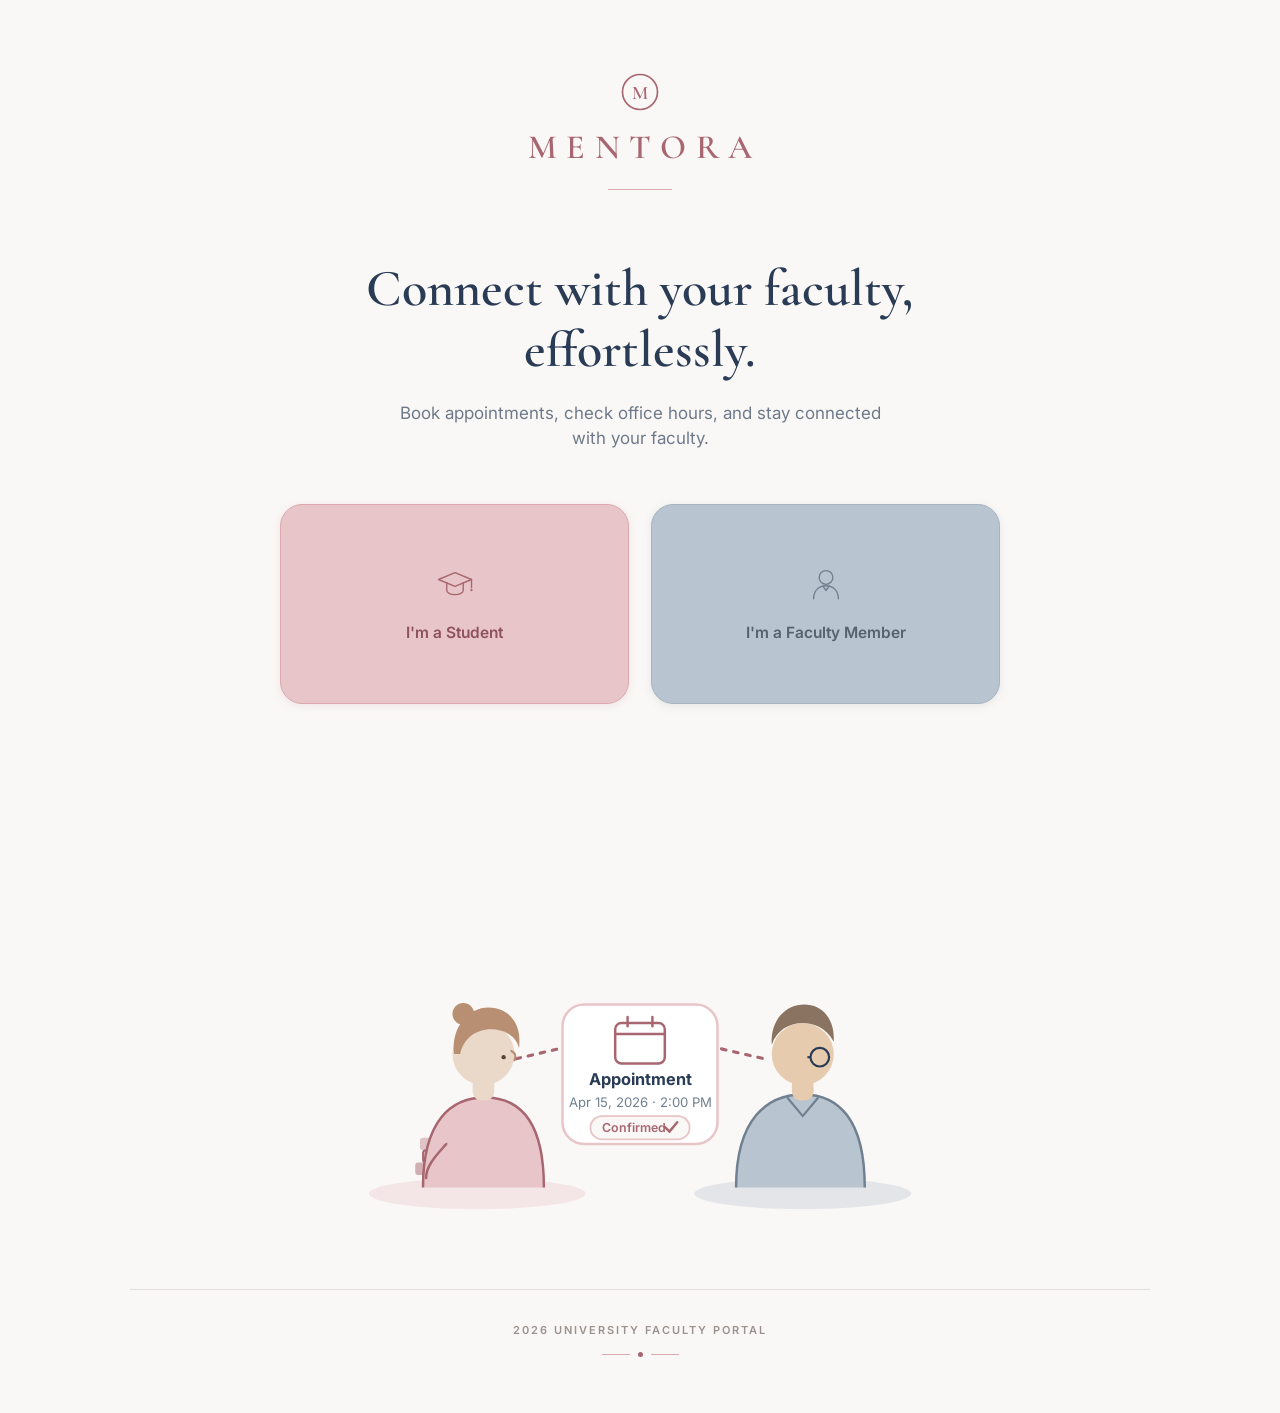
<file: index.html>
<!DOCTYPE html>
<html lang="en">
<head>
  <meta charset="UTF-8" />
  <meta name="viewport" content="width=device-width, initial-scale=1.0" />
  <title>Mentora — Faculty Appointment &amp; Office Hours Portal</title>
  <meta name="description" content="Mentora is a university portal for booking faculty appointments, checking office hours, and staying in touch with your professors." />

  <!-- Google Fonts: Cormorant Garamond (display/serif) + Inter (sans-serif body) -->
  <link rel="preconnect" href="https://fonts.googleapis.com" />
  <link rel="preconnect" href="https://fonts.gstatic.com" crossorigin />
  <link href="https://fonts.googleapis.com/css2?family=Cormorant+Garamond:wght@500;600;700&family=Inter:wght@400;500;600;700&display=swap" rel="stylesheet" />

  <style>
/* =========================================================
   MENTORA — Faculty Appointment Portal
   Stylesheet
   ========================================================= */

/* ---------- 1. RESET ---------- */
*,
*::before,
*::after {
  box-sizing: border-box;
  margin: 0;
  padding: 0;
}

html {
  -webkit-text-size-adjust: 100%;
  scroll-behavior: smooth;
}

img,
svg {
  display: block;
  max-width: 100%;
}

button {
  font: inherit;
  color: inherit;
  background: none;
  border: none;
  cursor: pointer;
}

ul,
ol {
  list-style: none;
}

/* ---------- 2. VARIABLES ---------- */
:root {
  /* Palette */
  --soft-blush: #E8C5C8;
  --old-rose: #A86670;
  --pale-slate: #B8C4CF;
  --cool-steel: #718090;
  --taupe-grey: #9B918D;
  --ivory: #FAF8F6;
  --dark-text: #293B55;

  /* Derived tones */
  --old-rose-dark: #8E525C;
  --cool-steel-dark: #55636F;
  --card-border-student: #DCA9AE;
  --card-border-faculty: #A5B4C2;
  --white: #FFFFFF;
  --text-muted: #6E7A8A;

  /* Type */
  --font-display: 'Cormorant Garamond', Georgia, 'Times New Roman', serif;
  --font-body: 'Inter', -apple-system, BlinkMacSystemFont, 'Segoe UI', sans-serif;

  /* Layout */
  --max-width: 1100px;
  --radius-lg: 22px;
  --radius-md: 14px;
  --radius-sm: 8px;

  /* Motion */
  --ease: cubic-bezier(0.22, 1, 0.36, 1);
}

/* ---------- 3. BODY ---------- */
body {
  background: var(--ivory);
  color: var(--dark-text);
  font-family: var(--font-body);
  line-height: 1.5;
  -webkit-font-smoothing: antialiased;
  overflow-x: hidden;
}

.page {
  max-width: var(--max-width);
  margin: 0 auto;
  padding: 40px 24px 32px;
}

/* Visible focus states for accessibility */
a:focus-visible,
button:focus-visible {
  outline: 2px solid var(--old-rose);
  outline-offset: 3px;
  border-radius: 6px;
}

.br-mobile {
  display: none;
}

/* ---------- 4. HEADER / BRAND ---------- */
.brand {
  display: flex;
  flex-direction: column;
  align-items: center;
  text-align: center;
  gap: 10px;
  margin-bottom: 8px;
}

.brand__logo {
  display: flex;
  align-items: center;
  justify-content: center;
}

.brand__name {
  font-family: var(--font-display);
  font-weight: 600;
  font-size: 30px;
  letter-spacing: 0.28em;
  color: var(--old-rose);
  text-indent: 0.28em; /* balance the extra right-side tracking space */
}

.brand__divider {
  width: 64px;
  height: 1px;
  background: var(--card-border-student);
  margin-top: 6px;
}

/* ---------- 5. HERO ---------- */
.hero {
  text-align: center;
  padding: 40px 0 36px;
}

.hero__heading {
  font-family: var(--font-display);
  font-weight: 600;
  font-size: clamp(34px, 6vw, 52px);
  line-height: 1.18;
  color: var(--dark-text);
  max-width: 720px;
  margin: 0 auto 20px;
}

.hero__subtitle {
  font-family: var(--font-body);
  font-weight: 400;
  font-size: 16px;
  color: var(--text-muted);
  max-width: 460px;
  margin: 0 auto;
}

/* ---------- 6. ROLE CARDS ---------- */
.roles {
  display: grid;
  grid-template-columns: 1fr 1fr;
  gap: 16px;
  max-width: 620px;
  margin: 0 auto 56px;
}

.role-card {
  display: flex;
  flex-direction: column;
  align-items: center;
  justify-content: center;
  gap: 14px;
  padding: 34px 18px;
  border-radius: var(--radius-lg);
  border: 1.5px solid transparent;
  text-align: center;
  transition: transform 0.25s var(--ease), box-shadow 0.25s var(--ease), border-color 0.25s var(--ease);
  min-height: 168px;
  -webkit-tap-highlight-color: transparent;
}

.role-card__icon {
  display: flex;
  align-items: center;
  justify-content: center;
  transition: transform 0.25s var(--ease);
}

.role-card__label {
  font-family: var(--font-body);
  font-weight: 600;
  font-size: 15.5px;
}

.role-card--student {
  background: var(--soft-blush);
  border-color: var(--card-border-student);
  box-shadow: 0 2px 10px rgba(168, 102, 112, 0.12);
}

.role-card--student .role-card__label {
  color: var(--old-rose-dark);
}

.role-card--faculty {
  background: var(--pale-slate);
  border-color: var(--card-border-faculty);
  box-shadow: 0 2px 10px rgba(113, 128, 144, 0.14);
}

.role-card--faculty .role-card__label {
  color: var(--cool-steel-dark);
}

.role-card:hover,
.role-card:focus-visible {
  transform: translateY(-4px);
}

.role-card--student:hover,
.role-card--student:focus-visible {
  border-color: var(--old-rose);
  box-shadow: 0 10px 24px rgba(168, 102, 112, 0.22);
}

.role-card--faculty:hover,
.role-card--faculty:focus-visible {
  border-color: var(--cool-steel);
  box-shadow: 0 10px 24px rgba(113, 128, 144, 0.24);
}

.role-card:hover .role-card__icon,
.role-card:focus-visible .role-card__icon {
  transform: scale(1.08);
}

.role-card:active {
  transform: translateY(-1px) scale(0.99);
}

/* Active / selected state (after click) */
.role-card.is-selected.role-card--student {
  border-color: var(--old-rose);
  box-shadow: 0 10px 26px rgba(168, 102, 112, 0.3);
}

.role-card.is-selected.role-card--faculty {
  border-color: var(--cool-steel);
  box-shadow: 0 10px 26px rgba(113, 128, 144, 0.3);
}

/* ---------- 7. ILLUSTRATION ---------- */
.illustration {
  display: flex;
  justify-content: center;
  margin-bottom: 40px;
}

.illustration__svg {
  width: 100%;
  max-width: 500px;
  height: auto;
}

/* ---------- 8. FOOTER ---------- */
.footer {
  text-align: center;
  padding-top: 24px;
  border-top: 1px solid rgba(155, 145, 141, 0.25);
}

.footer__text {
  font-family: var(--font-body);
  font-size: 11px;
  font-weight: 600;
  letter-spacing: 0.18em;
  color: var(--taupe-grey);
  text-transform: uppercase;
}

.footer__dots {
  display: flex;
  align-items: center;
  justify-content: center;
  gap: 8px;
  margin-top: 14px;
}

.footer__line {
  width: 28px;
  height: 1px;
  background: var(--card-border-student);
}

.footer__dot {
  width: 5px;
  height: 5px;
  border-radius: 50%;
  background: var(--old-rose);
}

/* ---------- 9. ANIMATIONS ---------- */
[data-animate] {
  opacity: 0;
  animation: none;
}

[data-animate="fade-down"] {
  animation: fadeDown 0.7s var(--ease) forwards;
}

[data-animate="fade-up"] {
  animation: fadeUp 0.7s var(--ease) forwards;
}

[data-delay="1"] { animation-delay: 0.1s; }
[data-delay="2"] { animation-delay: 0.2s; }
[data-delay="3"] { animation-delay: 0.32s; }
[data-delay="4"] { animation-delay: 0.44s; }
[data-delay="5"] { animation-delay: 0.56s; }

@keyframes fadeDown {
  from { opacity: 0; transform: translateY(-14px); }
  to { opacity: 1; transform: translateY(0); }
}

@keyframes fadeUp {
  from { opacity: 0; transform: translateY(18px); }
  to { opacity: 1; transform: translateY(0); }
}

@media (prefers-reduced-motion: reduce) {
  [data-animate] {
    animation: none !important;
    opacity: 1 !important;
    transform: none !important;
  }
  .role-card,
  .role-card__icon {
    transition: none !important;
  }
}

/* ---------- 10. RESPONSIVE DESIGN ---------- */

/* Small phones */
@media (max-width: 380px) {
  .page {
    padding: 32px 16px 28px;
  }

  .brand__name {
    font-size: 24px;
    letter-spacing: 0.22em;
  }

  .hero__heading {
    font-size: 32px;
  }

  .role-card {
    padding: 24px 10px;
    min-height: 148px;
  }

  .role-card__label {
    font-size: 14px;
  }
}

/* Use the natural two-line break on narrow phones, as in the reference */
@media (max-width: 430px) {
  .br-mobile {
    display: inline;
  }

  .hero {
    padding: 32px 0 30px;
  }
}

/* Tablet and up */
@media (min-width: 768px) {
  .page {
    padding: 56px 32px 48px;
  }

  .brand__name {
    font-size: 34px;
  }

  .hero {
    padding: 56px 0 48px;
  }

  .hero__subtitle {
    font-size: 17px;
  }

  .roles {
    max-width: 680px;
    gap: 22px;
    margin-bottom: 68px;
  }

  .role-card {
    padding: 42px 24px;
    min-height: 200px;
  }

  .illustration {
    margin-bottom: 52px;
  }

  .illustration__svg {
    max-width: 560px;
  }
}

/* Desktop — centered layout, not a stretched mobile view */
@media (min-width: 1024px) {
  .page {
    padding: 72px 40px 56px;
  }

  .brand {
    margin-bottom: 4px;
  }

  .hero {
    padding: 64px 0 52px;
  }

  .hero__subtitle {
    max-width: 500px;
  }

  .roles {
    max-width: 720px;
  }

  .role-card {
    padding: 46px 28px;
  }

  .illustration__svg {
    max-width: 620px;
  }

  .footer {
    padding-top: 32px;
  }
}

@media (min-width: 1440px) {
  .page {
    max-width: 1180px;
    padding: 88px 40px 64px;
  }

  .hero__heading {
    font-size: 58px;
  }
}

  </style>
</head>
<body>

  <div class="page">

    <!-- ============ HEADER / BRAND ============ -->
    <header class="brand" data-animate="fade-down">
      <div class="brand__logo" aria-hidden="true">
        <svg viewBox="0 0 48 48" width="40" height="40" fill="none" xmlns="http://www.w3.org/2000/svg">
          <circle cx="24" cy="24" r="21" stroke="var(--old-rose)" stroke-width="2"/>
          <text x="24" y="32.5" text-anchor="middle" font-family="'Cormorant Garamond', serif" font-size="23" font-weight="600" fill="var(--old-rose)">M</text>
        </svg>
      </div>
      <span class="brand__name">MENTORA</span>
      <div class="brand__divider" aria-hidden="true"></div>
    </header>

    <main>
      <!-- ============ HERO ============ -->
      <section class="hero">
        <h1 class="hero__heading" data-animate="fade-up">
          Connect with your<br class="br-mobile" /> faculty, effortlessly.
        </h1>
        <p class="hero__subtitle" data-animate="fade-up" data-delay="1">
          Book appointments, check office hours,<br class="br-mobile" />
          and stay connected with your faculty.
        </p>
      </section>

      <!-- ============ ROLE SELECTION ============ -->
      <section class="roles" aria-label="Choose your role">
        <button
          type="button"
          class="role-card role-card--student"
          id="studentCard"
          data-role="student"
          data-animate="fade-up"
          data-delay="2"
          aria-pressed="false"
        >
          <span class="role-card__icon" aria-hidden="true">
            <svg viewBox="0 0 64 64" width="44" height="44" fill="none" xmlns="http://www.w3.org/2000/svg">
              <path d="M8 24 L32 14 L56 24 L32 34 Z" stroke="var(--old-rose)" stroke-width="2" stroke-linejoin="round"/>
              <path d="M20 29 V40 C20 43 25 46 32 46 C39 46 44 43 44 40 V29" stroke="var(--old-rose)" stroke-width="2" stroke-linecap="round" stroke-linejoin="round"/>
              <path d="M56 24 V36" stroke="var(--old-rose)" stroke-width="2" stroke-linecap="round"/>
              <circle cx="56" cy="39.5" r="1.6" fill="var(--old-rose)"/>
            </svg>
          </span>
          <span class="role-card__label">I'm a Student</span>
        </button>

        <button
          type="button"
          class="role-card role-card--faculty"
          id="facultyCard"
          data-role="faculty"
          data-animate="fade-up"
          data-delay="3"
          aria-pressed="false"
        >
          <span class="role-card__icon" aria-hidden="true">
            <svg viewBox="0 0 64 64" width="44" height="44" fill="none" xmlns="http://www.w3.org/2000/svg">
              <circle cx="32" cy="21" r="10" stroke="var(--cool-steel)" stroke-width="2"/>
              <path d="M14 52 C14 40 22 33 32 33 C42 33 50 40 50 52" stroke="var(--cool-steel)" stroke-width="2" stroke-linecap="round"/>
              <path d="M27 33 L32 40 L37 33" stroke="var(--cool-steel)" stroke-width="2" stroke-linejoin="round"/>
            </svg>
          </span>
          <span class="role-card__label">I'm a Faculty Member</span>
        </button>
      </section>

      <!-- ============ CONNECTION ILLUSTRATION ============ -->
      <section class="illustration" data-animate="fade-up" data-delay="4" aria-label="A student and a faculty member connected through a confirmed appointment">
        <svg class="illustration__svg" viewBox="0 0 400 300" xmlns="http://www.w3.org/2000/svg" role="img" aria-labelledby="illoTitle">
          <title id="illoTitle">Illustration of a student and professor with a confirmed appointment card between them</title>

          <!-- decorative leaves -->
          <g opacity="0.55">
            <path d="M20 260 C40 230 45 200 30 175" stroke="var(--taupe-grey)" stroke-width="2" fill="none" stroke-linecap="round"/>
            <ellipse cx="32" cy="205" rx="9" ry="4" fill="var(--soft-blush)" transform="rotate(-35 32 205)"/>
            <ellipse cx="24" cy="230" rx="9" ry="4" fill="var(--soft-blush)" transform="rotate(-55 24 230)"/>
            <ellipse cx="38" cy="180" rx="8" ry="3.5" fill="var(--soft-blush)" transform="rotate(-15 38 180)"/>

            <path d="M380 258 C362 228 358 198 372 172" stroke="var(--taupe-grey)" stroke-width="2" fill="none" stroke-linecap="round"/>
            <ellipse cx="370" cy="202" rx="9" ry="4" fill="var(--pale-slate)" transform="rotate(35 370 202)"/>
            <ellipse cx="378" cy="228" rx="9" ry="4" fill="var(--pale-slate)" transform="rotate(55 378 228)"/>
            <ellipse cx="364" cy="178" rx="8" ry="3.5" fill="var(--pale-slate)" transform="rotate(15 364 178)"/>
          </g>

          <!-- ground shadow blobs -->
          <ellipse cx="95" cy="272" rx="70" ry="10" fill="var(--soft-blush)" opacity="0.35"/>
          <ellipse cx="305" cy="272" rx="70" ry="10" fill="var(--pale-slate)" opacity="0.35"/>

          <!-- dotted connector lines -->
          <line x1="120" y1="185" x2="163" y2="175" stroke="var(--old-rose)" stroke-width="2" stroke-dasharray="3 5" stroke-linecap="round"/>
          <line x1="237" y1="175" x2="280" y2="185" stroke="var(--old-rose)" stroke-width="2" stroke-dasharray="3 5" stroke-linecap="round"/>

          <!-- ===== Student (left) ===== -->
          <g>
            <!-- books stack -->
            <rect x="55" y="252" width="55" height="8" rx="2" fill="var(--old-rose)" opacity="0.5"/>
            <rect x="60" y="244" width="48" height="8" rx="2" fill="var(--soft-blush)" stroke="var(--old-rose)" stroke-width="1.2"/>
            <rect x="58" y="236" width="52" height="8" rx="2" fill="var(--old-rose)" opacity="0.35"/>

            <!-- body / sweater -->
            <path d="M60 268 C60 225 78 210 100 210 C122 210 138 225 138 268 Z" fill="var(--soft-blush)"/>
            <path d="M60 268 C60 225 78 210 100 210 C122 210 138 225 138 268" stroke="var(--old-rose)" stroke-width="1.6" fill="none"/>

            <!-- arm resting on books -->
            <path d="M75 240 C68 248 62 254 62 262" stroke="var(--old-rose)" stroke-width="1.6" fill="none" stroke-linecap="round"/>

            <!-- neck -->
            <rect x="92" y="196" width="14" height="16" rx="6" fill="#EAD9C9"/>

            <!-- head -->
            <circle cx="99" cy="182" r="20" fill="#EAD9C9"/>

            <!-- hair (bun style, facing right in profile) -->
            <path d="M80 182 C78 164 90 152 102 152 C116 152 124 163 122 178 C120 170 112 166 104 166 C94 166 86 172 84 182 Z" fill="#B98F73"/>
            <circle cx="86" cy="156" r="7" fill="#B98F73"/>

            <!-- simple profile face detail -->
            <path d="M117 180 q4 2 2 6" stroke="#B98F73" stroke-width="1.4" fill="none" stroke-linecap="round"/>
            <circle cx="112" cy="184" r="1.4" fill="#5C4536"/>
          </g>

          <!-- ===== Appointment card (center) ===== -->
          <g>
            <rect x="150" y="150" width="100" height="90" rx="14" fill="#FFFFFF" stroke="var(--soft-blush)" stroke-width="1.6"/>
            <!-- mini calendar icon -->
            <rect x="184" y="162" width="32" height="26" rx="4" stroke="var(--old-rose)" stroke-width="1.6" fill="none"/>
            <line x1="184" y1="169" x2="216" y2="169" stroke="var(--old-rose)" stroke-width="1.6"/>
            <line x1="192" y1="158" x2="192" y2="164" stroke="var(--old-rose)" stroke-width="1.6" stroke-linecap="round"/>
            <line x1="208" y1="158" x2="208" y2="164" stroke="var(--old-rose)" stroke-width="1.6" stroke-linecap="round"/>

            <text x="200" y="202" text-anchor="middle" font-family="Inter, sans-serif" font-size="10.5" font-weight="700" fill="var(--dark-text)">Appointment</text>
            <text x="200" y="216" text-anchor="middle" font-family="Inter, sans-serif" font-size="8.5" fill="var(--cool-steel)">Apr 15, 2026 · 2:00 PM</text>

            <rect x="168" y="222" width="64" height="15" rx="7.5" fill="var(--ivory)" stroke="var(--soft-blush)" stroke-width="1.2"/>
            <text x="196" y="232" text-anchor="middle" font-family="Inter, sans-serif" font-size="8" font-weight="600" fill="var(--old-rose)">Confirmed</text>
            <path d="M216 229 l3 3 l5 -6" stroke="var(--old-rose)" stroke-width="1.6" fill="none" stroke-linecap="round" stroke-linejoin="round"/>
          </g>

          <!-- ===== Faculty (right) ===== -->
          <g>
            <!-- hands gesture -->
            <path d="M280 250 C285 244 292 242 298 244" stroke="var(--cool-steel)" stroke-width="1.6" fill="none" stroke-linecap="round"/>
            <circle cx="278" cy="251" r="3" fill="#E7CBAE"/>

            <!-- body / shirt -->
            <path d="M262 268 C262 224 282 208 305 208 C328 208 345 224 345 268 Z" fill="var(--pale-slate)"/>
            <path d="M262 268 C262 224 282 208 305 208 C328 208 345 224 345 268" stroke="var(--cool-steel)" stroke-width="1.6" fill="none"/>

            <!-- collar -->
            <path d="M295 210 L305 222 L315 210" stroke="var(--cool-steel)" stroke-width="1.4" fill="none"/>

            <!-- neck -->
            <rect x="298" y="196" width="14" height="16" rx="6" fill="#E7CBAE"/>

            <!-- head -->
            <circle cx="305" cy="182" r="20" fill="#E7CBAE"/>

            <!-- hair -->
            <path d="M285 176 C284 160 294 150 306 150 C318 150 326 160 325 174 C320 165 312 162 305 162 C296 162 288 167 285 176 Z" fill="#8A7360"/>

            <!-- glasses (profile) -->
            <circle cx="316" cy="184" r="6" stroke="var(--dark-text)" stroke-width="1.4" fill="none"/>
            <line x1="310" y1="184" x2="308" y2="184" stroke="var(--dark-text)" stroke-width="1.4"/>
          </g>
        </svg>
      </section>
    </main>

    <!-- ============ FOOTER ============ -->
    <footer class="footer" data-animate="fade-up" data-delay="5">
      <p class="footer__text">2026 University Faculty Portal</p>
      <div class="footer__dots" aria-hidden="true">
        <span class="footer__line"></span>
        <span class="footer__dot"></span>
        <span class="footer__line"></span>
      </div>
    </footer>

  </div>

  <script>
/* =========================================================
   MENTORA — Landing Page Interaction
   Handles role selection and navigation to the correct
   login flow for students and faculty.
   ========================================================= */

document.addEventListener('DOMContentLoaded', () => {

  // Map each role to the page it should navigate to.
  // Change these paths later if the login pages move.
  const ROLE_DESTINATIONS = {
    student: 'student-login.html',
    faculty: 'faculty-login.html',
  };

  const roleCards = document.querySelectorAll('.role-card');

  roleCards.forEach((card) => {
    card.addEventListener('click', () => handleRoleSelect(card));

    // Allow activation with Enter/Space when focused (native <button> already
    // supports this, but we keep it explicit for clarity and robustness).
    card.addEventListener('keyup', (event) => {
      if (event.key === 'Enter' || event.key === ' ') {
        handleRoleSelect(card);
      }
    });
  });

  /**
   * Marks a role card as selected, updates ARIA state,
   * and navigates to the matching destination page.
   * @param {HTMLElement} card
   */
  function handleRoleSelect(card) {
    const role = card.dataset.role;
    const destination = ROLE_DESTINATIONS[role];

    // Clear selection state from all cards, then activate the chosen one.
    roleCards.forEach((c) => {
      c.classList.remove('is-selected');
      c.setAttribute('aria-pressed', 'false');
    });

    card.classList.add('is-selected');
    card.setAttribute('aria-pressed', 'true');

    if (!destination) {
      console.warn(`Mentora: no destination configured for role "${role}".`);
      return;
    }

    // Small delay so the user sees the active/selected state before leaving.
    window.setTimeout(() => {
      navigateTo(destination);
    }, 180);
  }

  /**
   * Centralized navigation helper. Update this if routing
   * strategy changes later (e.g. client-side router, SPA, etc).
   * @param {string} path
   */
  function navigateTo(path) {
    window.location.href = path;
  }

});

  </script>
</body>
</html>
</file>
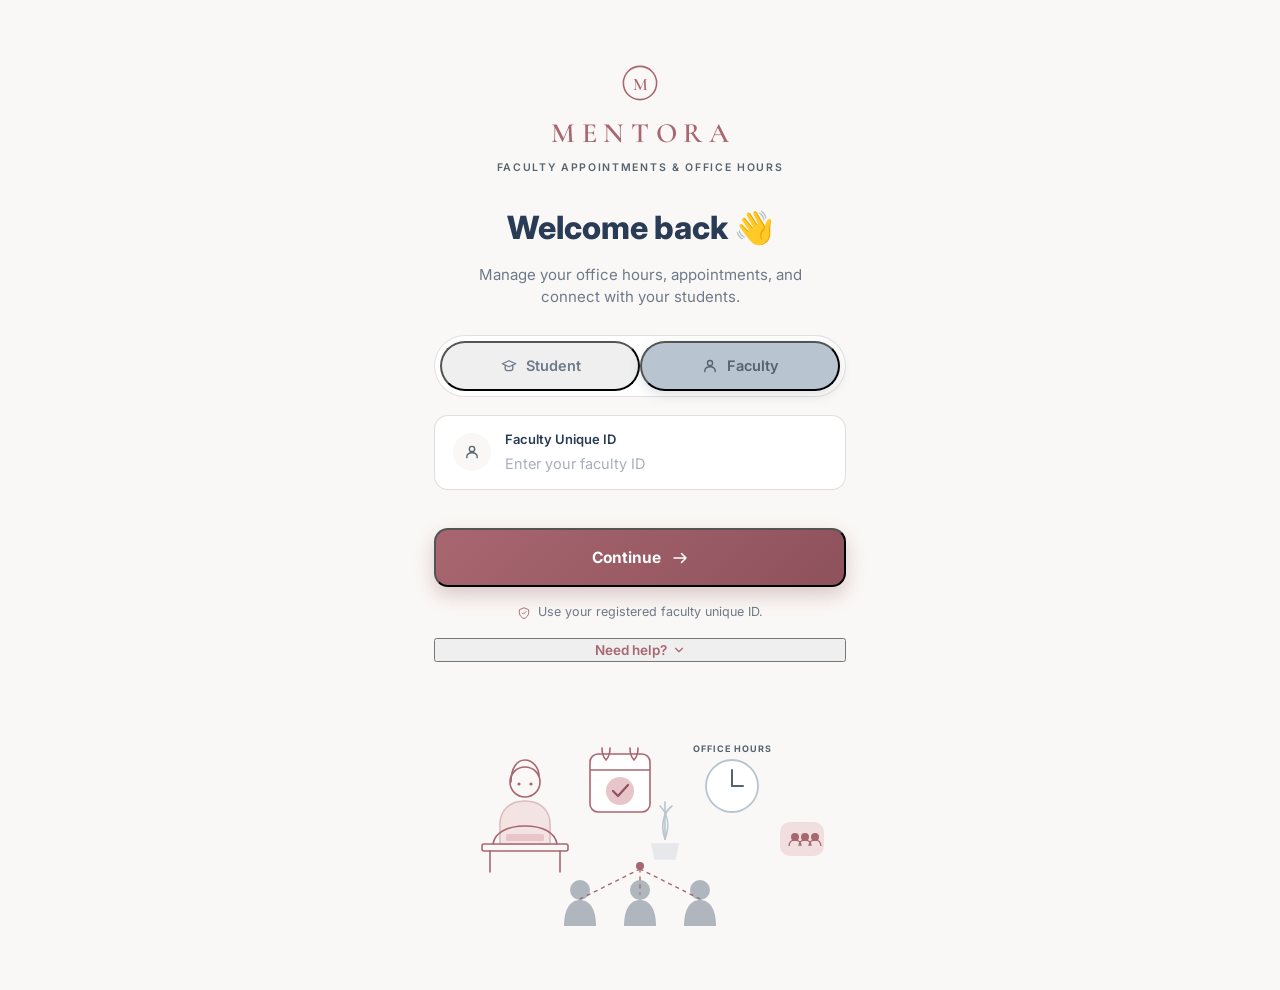
<file: faculty-login.html>
<!DOCTYPE html>
<html lang="en">
<head>
<meta charset="UTF-8" />
<meta name="viewport" content="width=device-width, initial-scale=1.0" />
<title>Mentora — Faculty Login</title>
<meta name="description" content="Log in to Mentora with your faculty unique ID to manage office hours, appointments, and connect with your students." />

<link rel="preconnect" href="https://fonts.googleapis.com" />
<link rel="preconnect" href="https://fonts.gstatic.com" crossorigin />
<link href="https://fonts.googleapis.com/css2?family=Cormorant+Garamond:wght@500;600;700&family=Inter:wght@400;500;600;700;800&display=swap" rel="stylesheet" />

<style>
/* =========================================================
   MENTORA — Faculty Login
   ========================================================= */

/* ---------- Reset ---------- */
*, *::before, *::after { box-sizing: border-box; margin: 0; padding: 0; }
html { -webkit-text-size-adjust: 100%; }
img, svg { display: block; max-width: 100%; }
button, input { font: inherit; color: inherit; }
a { color: inherit; }

/* ---------- Variables ---------- */
:root {
  --soft-blush: #E8C5C8;
  --old-rose: #A86670;
  --old-rose-dark: #8E525C;
  --pale-slate: #B8C4CF;
  --cool-steel: #718090;
  --cool-steel-dark: #55636F;
  --taupe-grey: #9B918D;
  --ivory: #FAF8F6;
  --dark-text: #293B55;
  --text-muted: #6E7A8A;
  --white: #FFFFFF;

  --font-display: 'Cormorant Garamond', Georgia, serif;
  --font-body: 'Inter', -apple-system, BlinkMacSystemFont, 'Segoe UI', sans-serif;

  --max-width: 460px;
  --radius-lg: 20px;
  --radius-md: 14px;
  --ease: cubic-bezier(0.22, 1, 0.36, 1);
}

body {
  background: var(--ivory);
  color: var(--dark-text);
  font-family: var(--font-body);
  line-height: 1.5;
  -webkit-font-smoothing: antialiased;
  overflow-x: hidden;
}

.page {
  max-width: var(--max-width);
  margin: 0 auto;
  padding: 40px 24px 40px;
  min-height: 100vh;
  display: flex;
  flex-direction: column;
}

a:focus-visible, button:focus-visible, input:focus-visible {
  outline: 2px solid var(--old-rose);
  outline-offset: 3px;
  border-radius: 6px;
}

/* ---------- Brand ---------- */
.brand {
  display: flex;
  flex-direction: column;
  align-items: center;
  text-align: center;
  gap: 6px;
  margin-bottom: 28px;
  animation: fadeDown 0.6s var(--ease) both;
}

.brand__logo { margin-bottom: 4px; }

.brand__name {
  font-family: var(--font-display);
  font-weight: 600;
  font-size: 28px;
  letter-spacing: 0.24em;
  color: var(--old-rose);
  text-indent: 0.24em;
}

.brand__tagline {
  font-size: 10.5px;
  font-weight: 600;
  letter-spacing: 0.16em;
  color: var(--cool-steel-dark);
  text-transform: uppercase;
}

/* ---------- Welcome ---------- */
.welcome {
  text-align: center;
  margin-bottom: 26px;
  animation: fadeUp 0.6s var(--ease) 0.08s both;
}

.welcome__heading {
  font-family: var(--font-body);
  font-weight: 800;
  font-size: clamp(26px, 6vw, 32px);
  color: var(--dark-text);
  margin-bottom: 12px;
}

.welcome__subtitle {
  font-size: 15px;
  color: var(--text-muted);
  max-width: 370px;
  margin: 0 auto;
}

/* ---------- Role Toggle ---------- */
.role-toggle {
  display: flex;
  background: var(--white);
  border: 1.5px solid rgba(155, 145, 141, 0.28);
  border-radius: 999px;
  padding: 5px;
  margin-bottom: 18px;
  animation: fadeUp 0.6s var(--ease) 0.16s both;
}

.role-toggle__btn {
  flex: 1;
  display: flex;
  align-items: center;
  justify-content: center;
  gap: 8px;
  padding: 12px 14px;
  border-radius: 999px;
  font-weight: 600;
  font-size: 14.5px;
  color: var(--text-muted);
  transition: background 0.25s var(--ease), color 0.25s var(--ease), box-shadow 0.25s var(--ease);
  cursor: pointer;
}

.role-toggle__btn svg { flex-shrink: 0; }

.role-toggle__btn.is-active {
  background: var(--pale-slate);
  color: var(--cool-steel-dark);
  box-shadow: 0 4px 12px rgba(113, 128, 144, 0.24);
}

/* ---------- Form ---------- */
.login-form {
  animation: fadeUp 0.6s var(--ease) 0.24s both;
}

.field {
  display: flex;
  align-items: center;
  gap: 14px;
  background: var(--white);
  border: 1.5px solid rgba(155, 145, 141, 0.3);
  border-radius: var(--radius-md);
  padding: 14px 18px;
  margin-bottom: 16px;
  transition: border-color 0.2s var(--ease), box-shadow 0.2s var(--ease);
}

.field:focus-within {
  border-color: var(--cool-steel);
  box-shadow: 0 0 0 3px rgba(113, 128, 144, 0.14);
}

.field__icon {
  width: 38px;
  height: 38px;
  border-radius: 50%;
  background: var(--ivory);
  display: flex;
  align-items: center;
  justify-content: center;
  flex-shrink: 0;
}

.field__text { flex: 1; min-width: 0; }

.field__label {
  display: block;
  font-size: 13px;
  font-weight: 600;
  color: var(--dark-text);
  margin-bottom: 2px;
}

.field__input {
  width: 100%;
  border: none;
  outline: none;
  font-size: 14.5px;
  color: var(--dark-text);
  background: transparent;
}

.field__input::placeholder { color: #A9AFBA; }

.field__error {
  font-size: 12.5px;
  color: var(--old-rose-dark);
  margin: -8px 0 14px 4px;
  min-height: 16px;
}

.submit-btn {
  width: 100%;
  display: flex;
  align-items: center;
  justify-content: center;
  gap: 10px;
  background: linear-gradient(135deg, var(--old-rose), var(--old-rose-dark));
  color: var(--white);
  font-weight: 700;
  font-size: 15.5px;
  padding: 16px;
  border-radius: var(--radius-md);
  box-shadow: 0 8px 20px rgba(142, 82, 92, 0.3);
  transition: transform 0.2s var(--ease), box-shadow 0.2s var(--ease), opacity 0.2s var(--ease);
}

.submit-btn:hover { transform: translateY(-2px); box-shadow: 0 12px 26px rgba(142, 82, 92, 0.36); }
.submit-btn:active { transform: translateY(0); }
.submit-btn:disabled { opacity: 0.65; cursor: not-allowed; transform: none; }

.submit-btn__arrow { transition: transform 0.2s var(--ease); }
.submit-btn:hover .submit-btn__arrow { transform: translateX(3px); }

/* ---------- Helper text / need help ---------- */
.helper {
  display: flex;
  align-items: center;
  justify-content: center;
  gap: 7px;
  font-size: 12.5px;
  color: var(--text-muted);
  margin-top: 16px;
  text-align: center;
}

.need-help {
  display: flex;
  align-items: center;
  justify-content: center;
  gap: 5px;
  width: 100%;
  margin-top: 16px;
  font-size: 13.5px;
  font-weight: 600;
  color: var(--old-rose);
}

.need-help__chevron {
  transition: transform 0.25s var(--ease);
}

.need-help.is-open .need-help__chevron {
  transform: rotate(180deg);
}

.need-help__panel {
  max-height: 0;
  overflow: hidden;
  text-align: center;
  transition: max-height 0.3s var(--ease);
}

.need-help__panel.is-open {
  max-height: 80px;
}

.need-help__panel p {
  font-size: 13px;
  color: var(--text-muted);
  padding: 10px 12px 0;
}

/* ---------- Illustration ---------- */
.illustration {
  margin-top: auto;
  padding-top: 32px;
  display: flex;
  justify-content: center;
  animation: fadeUp 0.7s var(--ease) 0.32s both;
}

.illustration__svg { width: 100%; max-width: 400px; height: auto; }

/* ---------- Toast ---------- */
.toast {
  position: fixed;
  left: 50%;
  bottom: 28px;
  transform: translate(-50%, 16px);
  background: var(--dark-text);
  color: var(--white);
  font-size: 13.5px;
  font-weight: 500;
  padding: 12px 20px;
  border-radius: 999px;
  box-shadow: 0 10px 24px rgba(0,0,0,0.18);
  opacity: 0;
  pointer-events: none;
  transition: opacity 0.25s var(--ease), transform 0.25s var(--ease);
  z-index: 20;
}

.toast.is-visible {
  opacity: 1;
  transform: translate(-50%, 0);
}

/* ---------- Animations ---------- */
@keyframes fadeDown { from { opacity: 0; transform: translateY(-12px); } to { opacity: 1; transform: translateY(0); } }
@keyframes fadeUp { from { opacity: 0; transform: translateY(16px); } to { opacity: 1; transform: translateY(0); } }

@media (prefers-reduced-motion: reduce) {
  .brand, .welcome, .role-toggle, .login-form, .illustration { animation: none !important; opacity: 1 !important; transform: none !important; }
  .submit-btn, .role-toggle__btn, .field { transition: none !important; }
}

/* ---------- Responsive ---------- */
@media (max-width: 360px) {
  .page { padding: 32px 18px 32px; }
  .brand__name { font-size: 24px; }
  .welcome__heading { font-size: 25px; }
  .role-toggle__btn { font-size: 13.5px; padding: 11px 8px; }
}

@media (min-width: 768px) {
  .page { padding: 64px 24px 56px; }
}
</style>
</head>
<body>

<div class="page">

  <!-- ============ BRAND ============ -->
  <header class="brand">
    <div class="brand__logo" aria-hidden="true">
      <svg viewBox="0 0 48 48" width="38" height="38" fill="none" xmlns="http://www.w3.org/2000/svg">
        <circle cx="24" cy="24" r="21" stroke="var(--old-rose)" stroke-width="2"/>
        <text x="24" y="32.5" text-anchor="middle" font-family="'Cormorant Garamond', serif" font-size="22" font-weight="600" fill="var(--old-rose)">M</text>
      </svg>
    </div>
    <span class="brand__name">MENTORA</span>
    <span class="brand__tagline">Faculty Appointments &amp; Office Hours</span>
  </header>

  <!-- ============ WELCOME ============ -->
  <section class="welcome">
    <h1 class="welcome__heading">Welcome back <span aria-hidden="true">👋</span></h1>
    <p class="welcome__subtitle">Manage your office hours, appointments, and connect with your students.</p>
  </section>

  <!-- ============ ROLE TOGGLE ============ -->
  <div class="role-toggle" role="tablist" aria-label="Choose account type">
    <button
      type="button"
      class="role-toggle__btn"
      id="studentTab"
      role="tab"
      aria-selected="false"
    >
      <svg width="18" height="18" viewBox="0 0 24 24" fill="none" aria-hidden="true">
        <path d="M3 9 L12 5 L21 9 L12 13 Z" stroke="currentColor" stroke-width="1.8" stroke-linejoin="round"/>
        <path d="M7 11 V15.5 C7 17 9.2 18.2 12 18.2 C14.8 18.2 17 17 17 15.5 V11" stroke="currentColor" stroke-width="1.8" stroke-linecap="round" stroke-linejoin="round"/>
      </svg>
      Student
    </button>
    <button
      type="button"
      class="role-toggle__btn is-active"
      id="facultyTab"
      role="tab"
      aria-selected="true"
    >
      <svg width="18" height="18" viewBox="0 0 24 24" fill="none" aria-hidden="true">
        <circle cx="12" cy="8" r="3.4" stroke="currentColor" stroke-width="1.8"/>
        <path d="M5 19.5 C5 15.5 8 13 12 13 C16 13 19 15.5 19 19.5" stroke="currentColor" stroke-width="1.8" stroke-linecap="round"/>
      </svg>
      Faculty
    </button>
  </div>

  <!-- ============ LOGIN FORM ============ -->
  <form class="login-form" id="facultyLoginForm" novalidate>
    <div class="field">
      <span class="field__icon" aria-hidden="true">
        <svg width="18" height="18" viewBox="0 0 24 24" fill="none">
          <circle cx="12" cy="8" r="3.6" stroke="var(--cool-steel-dark)" stroke-width="1.8"/>
          <path d="M5 19.5 C5 15.5 8 13 12 13 C16 13 19 15.5 19 19.5" stroke="var(--cool-steel-dark)" stroke-width="1.8" stroke-linecap="round"/>
        </svg>
      </span>
      <span class="field__text">
        <label class="field__label" for="facultyId">Faculty Unique ID</label>
        <input
          class="field__input"
          type="text"
          id="facultyId"
          name="facultyId"
          placeholder="Enter your faculty ID"
          autocomplete="off"
          inputmode="text"
          aria-describedby="facultyError"
          required
        />
      </span>
    </div>
    <p class="field__error" id="facultyError" role="alert"></p>

    <button type="submit" class="submit-btn" id="continueBtn">
      Continue
      <svg class="submit-btn__arrow" width="18" height="18" viewBox="0 0 24 24" fill="none" aria-hidden="true">
        <path d="M4 12 H20 M14 6 L20 12 L14 18" stroke="currentColor" stroke-width="2" stroke-linecap="round" stroke-linejoin="round"/>
      </svg>
    </button>
  </form>

  <p class="helper">
    <svg width="14" height="14" viewBox="0 0 24 24" fill="none" aria-hidden="true">
      <path d="M12 3 L20 6.5 V11 C20 16 16.6 20 12 21.5 C7.4 20 4 16 4 11 V6.5 Z" stroke="var(--old-rose)" stroke-width="1.6" stroke-linejoin="round"/>
      <path d="M9 12 L11 14 L15.5 9.5" stroke="var(--old-rose)" stroke-width="1.6" stroke-linecap="round" stroke-linejoin="round"/>
    </svg>
    Use your registered faculty unique ID.
  </p>

  <button type="button" class="need-help" id="needHelpToggle" aria-expanded="false" aria-controls="needHelpPanel">
    Need help?
    <svg class="need-help__chevron" width="14" height="14" viewBox="0 0 24 24" fill="none" aria-hidden="true">
      <path d="M6 9 L12 15 L18 9" stroke="currentColor" stroke-width="2" stroke-linecap="round" stroke-linejoin="round"/>
    </svg>
  </button>
  <div class="need-help__panel" id="needHelpPanel">
    <p>Contact your department administrator if you don't have your faculty unique ID.</p>
  </div>

  <!-- ============ ILLUSTRATION ============ -->
  <div class="illustration" aria-hidden="true">
    <svg class="illustration__svg" viewBox="0 0 400 240" xmlns="http://www.w3.org/2000/svg">

      <!-- dotted lines from students up to a connecting point -->
      <line x1="140" y1="205" x2="200" y2="175" stroke="var(--old-rose)" stroke-width="1.4" stroke-dasharray="3 5" stroke-linecap="round"/>
      <line x1="200" y1="175" x2="260" y2="205" stroke="var(--old-rose)" stroke-width="1.4" stroke-dasharray="3 5" stroke-linecap="round"/>
      <line x1="200" y1="175" x2="200" y2="200" stroke="var(--old-rose)" stroke-width="1.4" stroke-dasharray="3 5" stroke-linecap="round"/>
      <circle cx="200" cy="172" r="4" fill="var(--old-rose)"/>

      <!-- three student silhouettes from behind -->
      <g fill="var(--cool-steel)" opacity="0.55">
        <circle cx="140" cy="196" r="10"/>
        <path d="M124 232 C124 214 131 206 140 206 C149 206 156 214 156 232 Z"/>
        <circle cx="200" cy="196" r="10"/>
        <path d="M184 232 C184 214 191 206 200 206 C209 206 216 214 216 232 Z"/>
        <circle cx="260" cy="196" r="10"/>
        <path d="M244 232 C244 214 251 206 260 206 C269 206 276 214 276 232 Z"/>
      </g>

      <!-- faculty member at desk with laptop (left-center) -->
      <g stroke="var(--old-rose)" stroke-width="1.6" fill="none" stroke-linecap="round" stroke-linejoin="round">
        <rect x="42" y="150" width="86" height="7" rx="2"/>
        <line x1="50" y1="157" x2="50" y2="178"/>
        <line x1="120" y1="157" x2="120" y2="178"/>
        <path d="M60 150 V130 C60 116 70 107 85 107 C100 107 110 116 110 130 V150 Z" fill="var(--soft-blush)" opacity="0.4"/>
        <circle cx="85" cy="88" r="15"/>
        <path d="M71 88 C71 74 77 66 85 66 C93 66 99 74 99 82" fill="none"/>
        <circle cx="79" cy="90" r="1.6" fill="var(--old-rose)" stroke="none"/>
        <circle cx="91" cy="90" r="1.6" fill="var(--old-rose)" stroke="none"/>
        <path d="M53 150 C55 138 68 132 85 132 C102 132 115 138 117 150"/>
        <rect x="66" y="140" width="38" height="7" rx="1.5" fill="var(--soft-blush)" stroke="none"/>
      </g>

      <!-- calendar with checkmark -->
      <g>
        <rect x="150" y="60" width="60" height="58" rx="8" fill="#FFFFFF" stroke="var(--old-rose)" stroke-width="1.6"/>
        <line x1="150" y1="76" x2="210" y2="76" stroke="var(--old-rose)" stroke-width="1.6"/>
        <path d="M162 54 C162 62 166 66 166 66 C166 66 170 62 170 54" stroke="var(--old-rose)" stroke-width="1.6" fill="none" stroke-linecap="round"/>
        <path d="M190 54 C190 62 194 66 194 66 C194 66 198 62 198 54" stroke="var(--old-rose)" stroke-width="1.6" fill="none" stroke-linecap="round"/>
        <circle cx="180" cy="97" r="14" fill="var(--soft-blush)"/>
        <path d="M173 97 L178 102 L188 91" stroke="var(--old-rose-dark)" stroke-width="2.2" fill="none" stroke-linecap="round" stroke-linejoin="round"/>
      </g>

      <!-- office hours clock -->
      <g>
        <text x="292" y="58" text-anchor="middle" font-family="Inter, sans-serif" font-size="9" font-weight="700" letter-spacing="1" fill="var(--cool-steel-dark)">OFFICE HOURS</text>
        <circle cx="292" cy="92" r="26" fill="#FFFFFF" stroke="var(--pale-slate)" stroke-width="1.8"/>
        <line x1="292" y1="92" x2="292" y2="76" stroke="var(--cool-steel-dark)" stroke-width="2" stroke-linecap="round"/>
        <line x1="292" y1="92" x2="303" y2="92" stroke="var(--cool-steel-dark)" stroke-width="2" stroke-linecap="round"/>
      </g>

      <!-- plant -->
      <g stroke="var(--pale-slate)" stroke-width="1.6" fill="none" stroke-linecap="round">
        <path d="M225 145 C220 130 224 118 232 112"/>
        <path d="M225 145 C230 132 228 120 220 112"/>
        <path d="M225 145 C225 128 225 116 225 108"/>
        <path d="M212 150 L238 150 L235 165 L215 165 Z" fill="var(--pale-slate)" opacity="0.3"/>
      </g>

      <!-- chat bubble with group icon -->
      <g>
        <rect x="340" y="128" width="44" height="34" rx="10" fill="var(--soft-blush)" opacity="0.5"/>
        <path d="M352 162 L346 170 L352 162 Z" fill="var(--soft-blush)" opacity="0.5"/>
        <circle cx="355" cy="143" r="4" fill="var(--old-rose)"/>
        <circle cx="365" cy="143" r="4" fill="var(--old-rose)"/>
        <circle cx="375" cy="143" r="4" fill="var(--old-rose)"/>
        <path d="M349 152 C349 148 352 146 355 146 C358 146 361 148 361 152" stroke="var(--old-rose)" stroke-width="1.4" fill="none"/>
        <path d="M359 152 C359 148 362 146 365 146 C368 146 371 148 371 152" stroke="var(--old-rose)" stroke-width="1.4" fill="none"/>
        <path d="M369 152 C369 148 372 146 375 146 C378 146 381 148 381 152" stroke="var(--old-rose)" stroke-width="1.4" fill="none"/>
      </g>
    </svg>
  </div>

</div>

<div class="toast" id="toast" role="status" aria-live="polite"></div>

<script>
/* =========================================================
   MENTORA — Faculty Login Interaction
   ========================================================= */
document.addEventListener('DOMContentLoaded', () => {

  const studentTab = document.getElementById('studentTab');
  const facultyTab = document.getElementById('facultyTab');
  const form = document.getElementById('facultyLoginForm');
  const input = document.getElementById('facultyId');
  const errorEl = document.getElementById('facultyError');
  const continueBtn = document.getElementById('continueBtn');
  const needHelpToggle = document.getElementById('needHelpToggle');
  const needHelpPanel = document.getElementById('needHelpPanel');
  const toast = document.getElementById('toast');

  // Switching to the Student tab takes the user to the student login flow.
  // Update this path if the student page moves.
  studentTab.addEventListener('click', () => {
    window.location.href = 'student-login.html';
  });

  facultyTab.addEventListener('click', () => {
    facultyTab.classList.add('is-active');
    facultyTab.setAttribute('aria-selected', 'true');
    studentTab.classList.remove('is-active');
    studentTab.setAttribute('aria-selected', 'false');
  });

  needHelpToggle.addEventListener('click', () => {
    const isOpen = needHelpPanel.classList.toggle('is-open');
    needHelpToggle.classList.toggle('is-open', isOpen);
    needHelpToggle.setAttribute('aria-expanded', String(isOpen));
  });

  form.addEventListener('submit', (event) => {
    event.preventDefault();
    const value = input.value.trim();

    if (!value) {
      errorEl.textContent = 'Please enter your faculty unique ID to continue.';
      input.focus();
      return;
    }

    errorEl.textContent = '';
    continueBtn.disabled = true;

    // Placeholder for the real authentication call.
    // Replace this block with an actual API request when the backend is ready.
    showToast(`Welcome back! Redirecting…`);

    window.setTimeout(() => {
      // Update this destination once the faculty dashboard route exists.
      window.location.href = 'faculty-dashboard.html';
    }, 900);
  });

  function showToast(message) {
    toast.textContent = message;
    toast.classList.add('is-visible');
    window.clearTimeout(showToast._t);
    showToast._t = window.setTimeout(() => {
      toast.classList.remove('is-visible');
    }, 2600);
  }

});
</script>

</body>
</html>
</file>
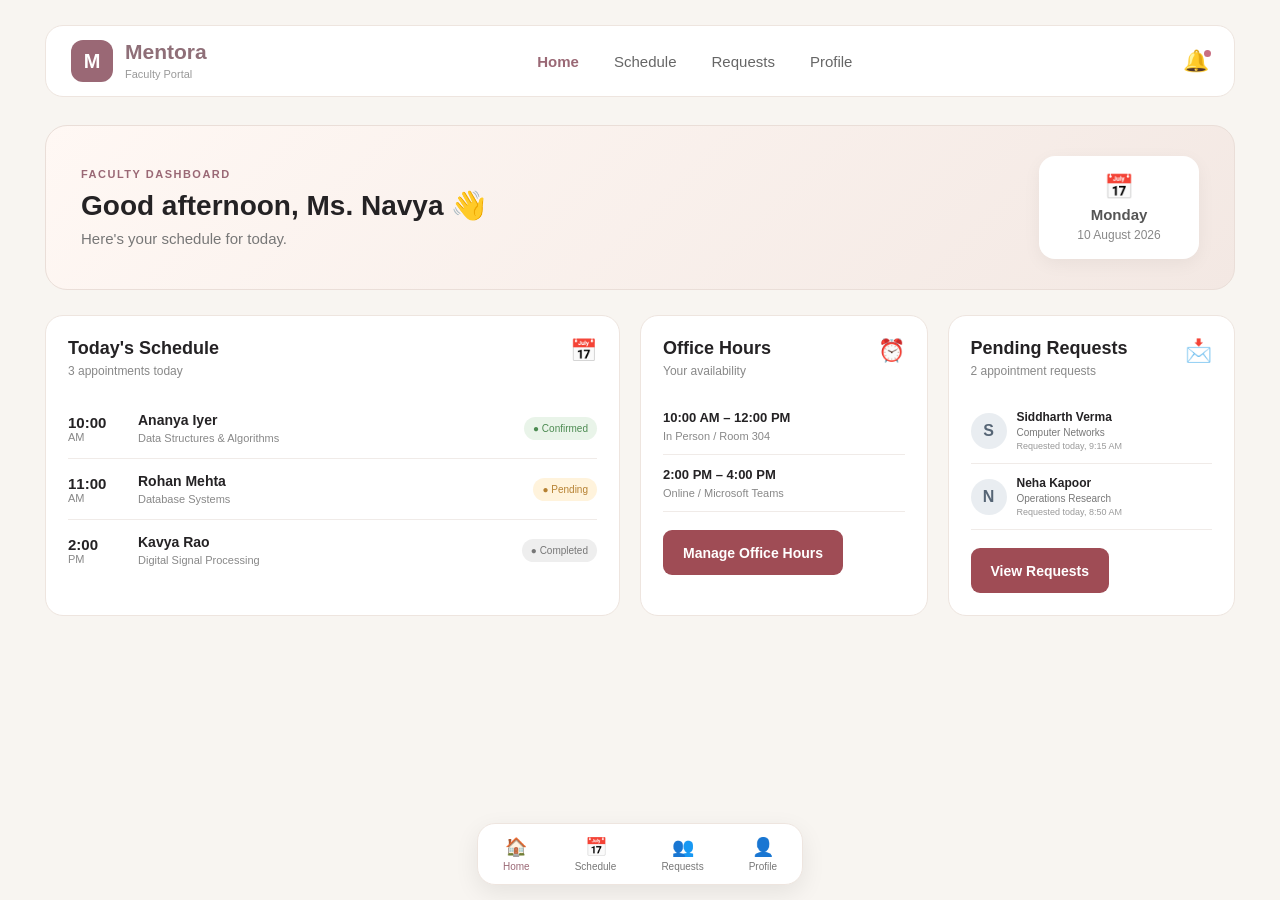
<file: faculty.html>
<!DOCTYPE html>
<html lang="en">
<head>
    <meta charset="UTF-8">
    <meta name="viewport" content="width=device-width, initial-scale=1.0">

    <title>Mentora | Faculty Dashboard</title>

    <link rel="stylesheet" href="css/faculty.css">
    <link rel="stylesheet" href="student.css">
</head>

<body>

    <div class="app">

        <!-- NAVBAR -->
        <nav class="navbar">

            <div class="logo">
                <div class="logo-icon">M</div>
                <div>
                    <h2>Mentora</h2>
                    <span>Faculty Portal</span>
                </div>
            </div>

            <div class="nav-links">
                <a href="#" class="active">Home</a>
                <a href="#">Schedule</a>
                <a href="#">Requests</a>
                <a href="#">Profile</a>
            </div>

            <div class="notification">
                🔔
                <span></span>
            </div>

        </nav>


        <!-- MAIN CONTENT -->
        <main>

            <!-- WELCOME SECTION -->
            <section class="welcome-card">

                <div class="welcome-content">

                    <p class="small-heading">FACULTY DASHBOARD</p>

                    <h1>
                        Good afternoon, Ms. Navya 👋
                    </h1>

                    <p>
                        Here's your schedule for today.
                    </p>

                </div>

                <div class="date-box">

                    <span>📅</span>

                    <strong>Monday</strong>

                    <small>10 August 2026</small>

                </div>

            </section>
            <!-- EDIT PROFILE MODAL -->

<div class="profile-modal" id="profileModal">

    <div class="profile-modal-box">

        <div class="modal-header">
            <div>
                <p class="small-heading">PROFILE SETTINGS</p>
                <h2>Edit Profile</h2>
            </div>

            <button class="close-modal" id="closeProfileModal">
                ✕
            </button>
        </div>


        <form id="profileForm">

            <div class="form-row">

                <div class="form-group">
                    <label>Full Name</label>
                    <input
                        type="text"
                        id="editName"
                        value="Ms. Navya Srivastava"
                    >
                </div>

                <div class="form-group">
                    <label>Email Address</label>
                    <input
                        type="email"
                        id="editEmail"
                        value="navya@college.edu"
                    >
                </div>

            </div>


            <div class="form-row">

                <div class="form-group">
                    <label>Department</label>
                    <input
                        type="text"
                        id="editDepartment"
                        value="Computer Science & Engineering"
                    >
                </div>

                <div class="form-group">
                    <label>Faculty ID</label>
                    <input
                        type="text"
                        id="editFacultyId"
                        value="FAC-2026-001"
                    >
                </div>

            </div>


            <div class="form-row">

                <div class="form-group">
                    <label>Office Room</label>
                    <input
                        type="text"
                        id="editRoom"
                        value="Room 304"
                    >
                </div>

                <div class="form-group">
                    <label>Office Hours</label>
                    <input
                        type="text"
                        id="editHours"
                        value="10:00 AM – 12:00 PM"
                    >
                </div>

            </div>


            <div class="modal-actions">

                <button
                    type="button"
                    class="cancel-btn"
                    id="cancelProfileEdit"
                >
                    Cancel
                </button>

                <button
                    type="submit"
                    class="save-profile-btn"
                >
                    Save Changes
                </button>

            </div>

        </form>

    </div>

</div>


            <!-- DASHBOARD CARDS -->
            <section class="dashboard-grid">


                <!-- TODAY'S SCHEDULE -->
                <div class="card schedule-card">

                    <div class="card-title">

                        <div>
                            <h2>Today's Schedule</h2>
                            <p>3 appointments today</p>
                        </div>

                        <span class="card-icon">📅</span>

                    </div>


                    <!-- APPOINTMENT 1 -->
                    <div class="appointment">

                        <div class="time">
                            <strong>10:00</strong>
                            <span>AM</span>
                        </div>

                        <div class="student-info">
                            <strong>Ananya Iyer</strong>
                            <span>Data Structures & Algorithms</span>
                        </div>

                        <span class="status confirmed">
                            ● Confirmed
                        </span>

                    </div>


                    <!-- APPOINTMENT 2 -->
                    <div class="appointment">

                        <div class="time">
                            <strong>11:00</strong>
                            <span>AM</span>
                        </div>

                        <div class="student-info">
                            <strong>Rohan Mehta</strong>
                            <span>Database Systems</span>
                        </div>

                        <span class="status pending">
                            ● Pending
                        </span>

                    </div>


                    <!-- APPOINTMENT 3 -->
                    <div class="appointment">

                        <div class="time">
                            <strong>2:00</strong>
                            <span>PM</span>
                        </div>

                        <div class="student-info">
                            <strong>Kavya Rao</strong>
                            <span>Digital Signal Processing</span>
                        </div>

                        <span class="status completed">
                            ● Completed
                        </span>

                    </div>

                </div>


                <!-- OFFICE HOURS -->
                <div class="card office-card">

                    <div class="card-title">

                        <div>
                            <h2>Office Hours</h2>
                            <p>Your availability</p>
                        </div>

                        <span class="card-icon">⏰</span>

                    </div>

                    <div class="office-time">
                        <strong>10:00 AM – 12:00 PM</strong>
                        <span>In Person / Room 304</span>
                    </div>

                    <div class="office-time">
                        <strong>2:00 PM – 4:00 PM</strong>
                        <span>Online / Microsoft Teams</span>
                    </div>

                    <button class="primary-btn">
                        Manage Office Hours
                    </button>

                </div>


                <!-- PENDING REQUESTS -->
                <div class="card request-card">

                    <div class="card-title">

                        <div>
                            <h2>Pending Requests</h2>
                            <p>2 appointment requests</p>
                        </div>

                        <span class="card-icon">📩</span>

                    </div>

                    <div class="request">

                        <div class="avatar">S</div>

                        <div>
                            <strong>Siddharth Verma</strong>
                            <span>Computer Networks</span>
                            <small>Requested today, 9:15 AM</small>
                        </div>

                    </div>

                    <div class="request">

                        <div class="avatar">N</div>

                        <div>
                            <strong>Neha Kapoor</strong>
                            <span>Operations Research</span>
                            <small>Requested today, 8:50 AM</small>
                        </div>

                    </div>

                    <button class="primary-btn">
                        View Requests
                    </button>

                </div>

            </section>
<!-- REQUESTS SECTION -->

<section class="requests-page" id="requestsPage">

    <div class="page-heading">
        <div>
            <p class="small-heading">FACULTY PORTAL</p>
            <h1>Appointment Requests</h1>
            <p>Review and manage student meeting requests.</p>
        </div>

        <div class="request-count">
            <strong>2</strong>
            <span>Pending Requests</span>
        </div>
    </div>


    <!-- REQUEST 1 -->

    <div class="request-full-card">

        <div class="request-top">

            <div class="student-profile">

                <div class="large-avatar">
                    A
                </div>

                <div>
                    <h2>Ananya Iyer</h2>
                    <p>2nd Year • CSE</p>
                </div>

            </div>

            <span class="priority high">
                🔴 High Priority
            </span>

        </div>


        <div class="request-details">

            <div>
                <span>📅 Requested Date</span>
                <strong>12 August 2026</strong>
            </div>

            <div>
                <span>⏰ Preferred Time</span>
                <strong>2:00 PM – 2:30 PM</strong>
            </div>

            <div>
                <span>📚 Subject</span>
                <strong>Data Structures</strong>
            </div>

        </div>


        <div class="reason-box">

            <h3>Reason for Meeting</h3>

            <p>
                I need clarification regarding the upcoming DSA
                assignment and would like to discuss my approach.
            </p>

        </div>


        <div class="request-actions">

            <button class="accept-btn">
                ✓ Accept
            </button>

            <button class="reschedule-btn">
                ↻ Reschedule
            </button>

            <button class="reject-btn">
                ✕ Reject
            </button>

        </div>

    </div>


    <!-- REQUEST 2 -->

    <div class="request-full-card">

        <div class="request-top">

            <div class="student-profile">

                <div class="large-avatar">
                    R
                </div>

                <div>
                    <h2>Rohan Mehta</h2>
                    <p>3rd Year • CSE</p>
                </div>

            </div>

            <span class="priority medium">
                🟡 Medium Priority
            </span>

        </div>


        <div class="request-details">

            <div>
                <span>📅 Requested Date</span>
                <strong>13 August 2026</strong>
            </div>

            <div>
                <span>⏰ Preferred Time</span>
                <strong>11:00 AM – 11:30 AM</strong>
            </div>

            <div>
                <span>📚 Subject</span>
                <strong>Database Systems</strong>
            </div>

        </div>


        <div class="reason-box">

            <h3>Reason for Meeting</h3>

            <p>
                I would like to discuss my project topic and get
                feedback before the final submission.
            </p>

        </div>


        <div class="request-actions">

            <button class="accept-btn">
                ✓ Accept
            </button>

            <button class="reschedule-btn">
                ↻ Reschedule
            </button>

            <button class="reject-btn">
                ✕ Reject
            </button>

        </div>

    </div>

</section>
<!-- SCHEDULE SECTION -->

<section class="schedule-page" id="schedulePage">

    <div class="page-heading">
        <div>
            <p class="small-heading">FACULTY PORTAL</p>
            <h1>My Schedule</h1>
            <p>Manage your appointments and meetings.</p>
        </div>

        <button class="primary-btn">
            + Add Availability
        </button>
    </div>


    <!-- WEEK DAYS -->

    <div class="week-days">

        <div class="day active-day">
            <span>MON</span>
            <strong>10</strong>
            <small>Aug</small>
        </div>

        <div class="day">
            <span>TUE</span>
            <strong>11</strong>
            <small>Aug</small>
        </div>

        <div class="day">
            <span>WED</span>
            <strong>12</strong>
            <small>Aug</small>
        </div>

        <div class="day">
            <span>THU</span>
            <strong>13</strong>
            <small>Aug</small>
        </div>

        <div class="day">
            <span>FRI</span>
            <strong>14</strong>
            <small>Aug</small>
        </div>

    </div>


    <!-- SCHEDULE LIST -->

    <div class="schedule-list">

        <!-- MEETING 1 -->

        <div class="schedule-item">

            <div class="schedule-time">
                <strong>10:00</strong>
                <span>AM</span>
            </div>

            <div class="schedule-line"></div>

            <div class="schedule-info">

                <div class="schedule-student">
                    <div class="schedule-avatar">
                        A
                    </div>

                    <div>
                        <h3>Ananya Iyer</h3>
                        <p>Data Structures & Algorithms</p>
                    </div>
                </div>

                <div class="schedule-meta">
                    <span>📍 Room 304</span>
                    <span>🟢 Confirmed</span>
                </div>

            </div>

        </div>


        <!-- MEETING 2 -->

        <div class="schedule-item">

            <div class="schedule-time">
                <strong>11:00</strong>
                <span>AM</span>
            </div>

            <div class="schedule-line"></div>

            <div class="schedule-info">

                <div class="schedule-student">

                    <div class="schedule-avatar">
                        R
                    </div>

                    <div>
                        <h3>Rohan Mehta</h3>
                        <p>Database Systems</p>
                    </div>

                </div>

                <div class="schedule-meta">
                    <span>💻 Online</span>
                    <span class="schedule-pending">
                        🟡 Pending
                    </span>
                </div>

            </div>

        </div>


        <!-- MEETING 3 -->

        <div class="schedule-item">

            <div class="schedule-time">
                <strong>2:00</strong>
                <span>PM</span>
            </div>

            <div class="schedule-line"></div>

            <div class="schedule-info">

                <div class="schedule-student">

                    <div class="schedule-avatar">
                        K
                    </div>

                    <div>
                        <h3>Kavya Rao</h3>
                        <p>Project Discussion</p>
                    </div>

                </div>

                <div class="schedule-meta">
                    <span>📍 Room 304</span>
                    <span>🟢 Confirmed</span>
                </div>

            </div>

        </div>


        <!-- MEETING 4 -->

        <div class="schedule-item">

            <div class="schedule-time">
                <strong>3:30</strong>
                <span>PM</span>
            </div>

            <div class="schedule-line"></div>

            <div class="schedule-info">

                <div class="schedule-student">

                    <div class="schedule-avatar">
                        N
                    </div>

                    <div>
                        <h3>Neha Kapoor</h3>
                        <p>Career Guidance</p>
                    </div>

                </div>

                <div class="schedule-meta">
                    <span>💻 Online</span>
                    <span>🟢 Confirmed</span>
                </div>

            </div>

        </div>

    </div>

</section>
<!-- PROFILE SECTION -->

<section class="profile-page" id="profilePage">

    <div class="page-heading">
        <div>
            <p class="small-heading">FACULTY PORTAL</p>
            <h1>My Profile</h1>
            <p>Manage your faculty information and availability.</p>
        </div>

        <button class="primary-btn edit-profile-btn" id="editProfileBtn">
    ✏️ Edit Profile
</button>
    </div>


    <!-- PROFILE HEADER -->

    <div class="profile-header-card">

        <div class="profile-main">

            <div class="profile-avatar">
                N
            </div>

            <div class="profile-name">

                <h2>Ms. Navya Srivastava</h2>

                <p>
                    Assistant Professor • Computer Science & Engineering
                </p>

                <span class="faculty-badge">
                    ● Faculty
                </span>

            </div>

        </div>

    </div>


    <!-- PROFILE INFORMATION -->

    <div class="profile-grid">


        <!-- PERSONAL INFORMATION -->

        <div class="profile-card">

            <div class="profile-card-title">
                <span>👤</span>

                <div>
                    <h2>Personal Information</h2>
                    <p>Your basic faculty details</p>
                </div>
            </div>


            <div class="profile-info">

                <div>
                    <span>Full Name</span>
                    <strong>Ms. Navya Srivastava</strong>
                </div>

                <div>
                    <span>Email Address</span>
                    <strong>navya@college.edu</strong>
                </div>

                <div>
                    <span>Department</span>
                    <strong>Computer Science & Engineering</strong>
                </div>

                <div>
                    <span>Faculty ID</span>
                    <strong>FAC-2026-001</strong>
                </div>

            </div>

        </div>


        <!-- OFFICE INFORMATION -->

        <div class="profile-card">

            <div class="profile-card-title">
                <span>🏫</span>

                <div>
                    <h2>Office Information</h2>
                    <p>Where students can meet you</p>
                </div>
            </div>


            <div class="profile-info">

                <div>
                    <span>Office Room</span>
                    <strong>Room 304</strong>
                </div>

                <div>
                    <span>Office Hours</span>
                    <strong>10:00 AM – 12:00 PM</strong>
                </div>

                <div>
                    <span>Evening Hours</span>
                    <strong>2:00 PM – 4:00 PM</strong>
                </div>

                <div>
                    <span>Meeting Mode</span>
                    <strong>In Person / Online</strong>
                </div>

            </div>

        </div>

    </div>


    <!-- ACCOUNT SETTINGS -->

    <div class="profile-card settings-card">

        <div class="profile-card-title">

            <span>⚙️</span>

            <div>
                <h2>Account & Availability</h2>
                <p>Manage how students can reach you.</p>
            </div>

        </div>


        <div class="setting-row">

            <div>
                <strong>Accept appointment requests</strong>
                <p>Allow students to request meetings with you.</p>
            </div>

            <label class="toggle">
                <input type="checkbox" checked>
                <span class="slider"></span>
            </label>

        </div>


        <div class="setting-row">

            <div>
                <strong>Online meetings</strong>
                <p>Allow students to request online meetings.</p>
            </div>

            <label class="toggle">
                <input type="checkbox" checked>
                <span class="slider"></span>
            </label>

        </div>

    </div>

</section>
        </main>


        <!-- BOTTOM NAVIGATION -->
        <footer class="bottom-nav">

            <a href="#" class="bottom-active">
                🏠
                <span>Home</span>
            </a>

            <a href="#">
                📅
                <span>Schedule</span>
            </a>

            <a href="#">
                👥
                <span>Requests</span>
            </a>

            <a href="#">
                👤
                <span>Profile</span>
            </a>

        </footer>

    </div>
   <script src="js/script.js"></script>
</body>
</html>
</file>
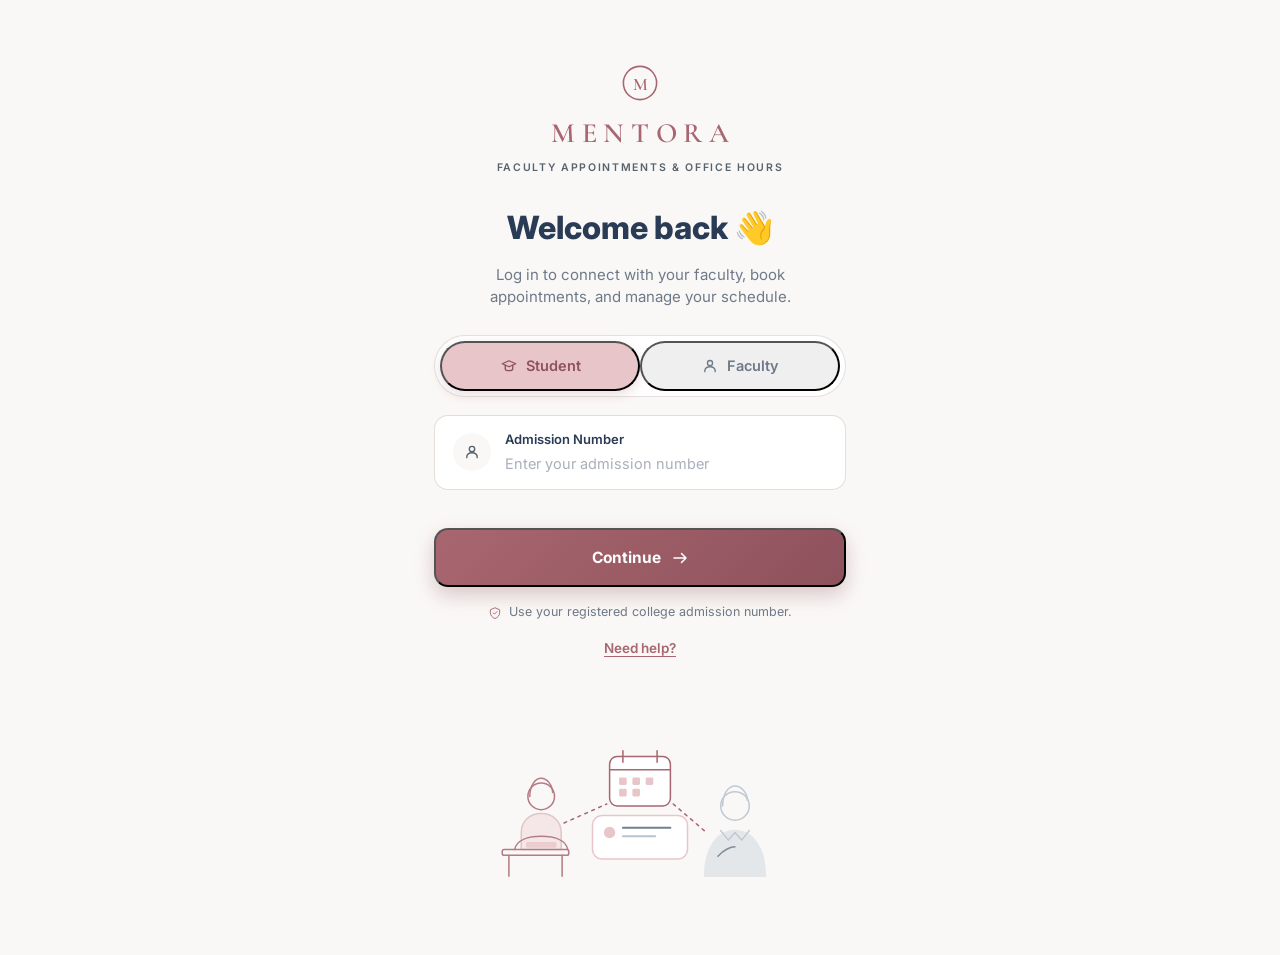
<file: student-login.html>
<!DOCTYPE html>
<html lang="en">
<head>
<meta charset="UTF-8" />
<meta name="viewport" content="width=device-width, initial-scale=1.0" />
<title>Mentora — Student Login</title>
<meta name="description" content="Log in to Mentora with your admission number to connect with your faculty, book appointments, and manage your schedule." />

<link rel="preconnect" href="https://fonts.googleapis.com" />
<link rel="preconnect" href="https://fonts.gstatic.com" crossorigin />
<link href="https://fonts.googleapis.com/css2?family=Cormorant+Garamond:wght@500;600;700&family=Inter:wght@400;500;600;700;800&display=swap" rel="stylesheet" />

<style>
/* =========================================================
   MENTORA — Student Login
   ========================================================= */

/* ---------- Reset ---------- */
*, *::before, *::after { box-sizing: border-box; margin: 0; padding: 0; }
html { -webkit-text-size-adjust: 100%; }
img, svg { display: block; max-width: 100%; }
button, input { font: inherit; color: inherit; }
a { color: inherit; }

/* ---------- Variables ---------- */
:root {
  --soft-blush: #E8C5C8;
  --old-rose: #A86670;
  --old-rose-dark: #8E525C;
  --pale-slate: #B8C4CF;
  --cool-steel: #718090;
  --cool-steel-dark: #55636F;
  --taupe-grey: #9B918D;
  --ivory: #FAF8F6;
  --dark-text: #293B55;
  --text-muted: #6E7A8A;
  --white: #FFFFFF;
  --card-border-student: #DCA9AE;

  --font-display: 'Cormorant Garamond', Georgia, serif;
  --font-body: 'Inter', -apple-system, BlinkMacSystemFont, 'Segoe UI', sans-serif;

  --max-width: 460px;
  --radius-lg: 20px;
  --radius-md: 14px;
  --ease: cubic-bezier(0.22, 1, 0.36, 1);
}

body {
  background: var(--ivory);
  color: var(--dark-text);
  font-family: var(--font-body);
  line-height: 1.5;
  -webkit-font-smoothing: antialiased;
  overflow-x: hidden;
}

.page {
  max-width: var(--max-width);
  margin: 0 auto;
  padding: 40px 24px 40px;
  min-height: 100vh;
  display: flex;
  flex-direction: column;
}

a:focus-visible, button:focus-visible, input:focus-visible {
  outline: 2px solid var(--old-rose);
  outline-offset: 3px;
  border-radius: 6px;
}

/* ---------- Brand ---------- */
.brand {
  display: flex;
  flex-direction: column;
  align-items: center;
  text-align: center;
  gap: 6px;
  margin-bottom: 28px;
  animation: fadeDown 0.6s var(--ease) both;
}

.brand__logo { margin-bottom: 4px; }

.brand__name {
  font-family: var(--font-display);
  font-weight: 600;
  font-size: 28px;
  letter-spacing: 0.24em;
  color: var(--old-rose);
  text-indent: 0.24em;
}

.brand__tagline {
  font-size: 10.5px;
  font-weight: 600;
  letter-spacing: 0.16em;
  color: var(--cool-steel-dark);
  text-transform: uppercase;
}

/* ---------- Welcome ---------- */
.welcome {
  text-align: center;
  margin-bottom: 26px;
  animation: fadeUp 0.6s var(--ease) 0.08s both;
}

.welcome__heading {
  font-family: var(--font-body);
  font-weight: 800;
  font-size: clamp(26px, 6vw, 32px);
  color: var(--dark-text);
  margin-bottom: 12px;
}

.welcome__subtitle {
  font-size: 15px;
  color: var(--text-muted);
  max-width: 360px;
  margin: 0 auto;
}

/* ---------- Role Toggle ---------- */
.role-toggle {
  display: flex;
  background: var(--white);
  border: 1.5px solid rgba(155, 145, 141, 0.28);
  border-radius: 999px;
  padding: 5px;
  margin-bottom: 18px;
  animation: fadeUp 0.6s var(--ease) 0.16s both;
}

.role-toggle__btn {
  flex: 1;
  display: flex;
  align-items: center;
  justify-content: center;
  gap: 8px;
  padding: 12px 14px;
  border-radius: 999px;
  font-weight: 600;
  font-size: 14.5px;
  color: var(--text-muted);
  transition: background 0.25s var(--ease), color 0.25s var(--ease), box-shadow 0.25s var(--ease);
  cursor: pointer;
}

.role-toggle__btn svg { flex-shrink: 0; }

.role-toggle__btn.is-active {
  background: var(--soft-blush);
  color: var(--old-rose-dark);
  box-shadow: 0 4px 12px rgba(168, 102, 112, 0.22);
}

.role-toggle__btn.is-active .role-toggle__icon--faculty { color: var(--cool-steel-dark); }

/* ---------- Form ---------- */
.login-form {
  animation: fadeUp 0.6s var(--ease) 0.24s both;
}

.field {
  display: flex;
  align-items: center;
  gap: 14px;
  background: var(--white);
  border: 1.5px solid rgba(155, 145, 141, 0.3);
  border-radius: var(--radius-md);
  padding: 14px 18px;
  margin-bottom: 16px;
  transition: border-color 0.2s var(--ease), box-shadow 0.2s var(--ease);
}

.field:focus-within {
  border-color: var(--old-rose);
  box-shadow: 0 0 0 3px rgba(168, 102, 112, 0.12);
}

.field__icon {
  width: 38px;
  height: 38px;
  border-radius: 50%;
  background: var(--ivory);
  display: flex;
  align-items: center;
  justify-content: center;
  flex-shrink: 0;
}

.field__text { flex: 1; min-width: 0; }

.field__label {
  display: block;
  font-size: 13px;
  font-weight: 600;
  color: var(--dark-text);
  margin-bottom: 2px;
}

.field__input {
  width: 100%;
  border: none;
  outline: none;
  font-size: 14.5px;
  color: var(--dark-text);
  background: transparent;
}

.field__input::placeholder { color: #A9AFBA; }

.field__error {
  font-size: 12.5px;
  color: var(--old-rose-dark);
  margin: -8px 0 14px 4px;
  min-height: 16px;
}

.submit-btn {
  width: 100%;
  display: flex;
  align-items: center;
  justify-content: center;
  gap: 10px;
  background: linear-gradient(135deg, var(--old-rose), var(--old-rose-dark));
  color: var(--white);
  font-weight: 700;
  font-size: 15.5px;
  padding: 16px;
  border-radius: var(--radius-md);
  box-shadow: 0 8px 20px rgba(142, 82, 92, 0.3);
  transition: transform 0.2s var(--ease), box-shadow 0.2s var(--ease), opacity 0.2s var(--ease);
}

.submit-btn:hover { transform: translateY(-2px); box-shadow: 0 12px 26px rgba(142, 82, 92, 0.36); }
.submit-btn:active { transform: translateY(0); }
.submit-btn:disabled { opacity: 0.65; cursor: not-allowed; transform: none; }

.submit-btn__arrow { transition: transform 0.2s var(--ease); }
.submit-btn:hover .submit-btn__arrow { transform: translateX(3px); }

/* ---------- Helper text / need help ---------- */
.helper {
  display: flex;
  align-items: center;
  justify-content: center;
  gap: 7px;
  font-size: 12.5px;
  color: var(--text-muted);
  margin-top: 16px;
  text-align: center;
}

.need-help {
  display: block;
  text-align: center;
  margin-top: 16px;
  font-size: 13.5px;
  font-weight: 600;
  color: var(--old-rose);
  text-decoration: underline;
  text-underline-offset: 3px;
}

/* ---------- Illustration ---------- */
.illustration {
  margin-top: auto;
  padding-top: 32px;
  display: flex;
  justify-content: center;
  animation: fadeUp 0.7s var(--ease) 0.32s both;
}

.illustration__svg { width: 100%; max-width: 380px; height: auto; }

/* ---------- Toast (lightweight feedback, no backend yet) ---------- */
.toast {
  position: fixed;
  left: 50%;
  bottom: 28px;
  transform: translate(-50%, 16px);
  background: var(--dark-text);
  color: var(--white);
  font-size: 13.5px;
  font-weight: 500;
  padding: 12px 20px;
  border-radius: 999px;
  box-shadow: 0 10px 24px rgba(0,0,0,0.18);
  opacity: 0;
  pointer-events: none;
  transition: opacity 0.25s var(--ease), transform 0.25s var(--ease);
  z-index: 20;
}

.toast.is-visible {
  opacity: 1;
  transform: translate(-50%, 0);
}

/* ---------- Animations ---------- */
@keyframes fadeDown { from { opacity: 0; transform: translateY(-12px); } to { opacity: 1; transform: translateY(0); } }
@keyframes fadeUp { from { opacity: 0; transform: translateY(16px); } to { opacity: 1; transform: translateY(0); } }

@media (prefers-reduced-motion: reduce) {
  .brand, .welcome, .role-toggle, .login-form, .illustration { animation: none !important; opacity: 1 !important; transform: none !important; }
  .submit-btn, .role-toggle__btn, .field { transition: none !important; }
}

/* ---------- Responsive ---------- */
@media (max-width: 360px) {
  .page { padding: 32px 18px 32px; }
  .brand__name { font-size: 24px; }
  .welcome__heading { font-size: 25px; }
  .role-toggle__btn { font-size: 13.5px; padding: 11px 8px; }
}

@media (min-width: 768px) {
  .page { padding: 64px 24px 56px; }
}
</style>
</head>
<body>

<div class="page">

  <!-- ============ BRAND ============ -->
  <header class="brand">
    <div class="brand__logo" aria-hidden="true">
      <svg viewBox="0 0 48 48" width="38" height="38" fill="none" xmlns="http://www.w3.org/2000/svg">
        <circle cx="24" cy="24" r="21" stroke="var(--old-rose)" stroke-width="2"/>
        <text x="24" y="32.5" text-anchor="middle" font-family="'Cormorant Garamond', serif" font-size="22" font-weight="600" fill="var(--old-rose)">M</text>
      </svg>
    </div>
    <span class="brand__name">MENTORA</span>
    <span class="brand__tagline">Faculty Appointments &amp; Office Hours</span>
  </header>

  <!-- ============ WELCOME ============ -->
  <section class="welcome">
    <h1 class="welcome__heading">Welcome back <span aria-hidden="true">👋</span></h1>
    <p class="welcome__subtitle">Log in to connect with your faculty, book appointments, and manage your schedule.</p>
  </section>

  <!-- ============ ROLE TOGGLE ============ -->
  <div class="role-toggle" role="tablist" aria-label="Choose account type">
    <button
      type="button"
      class="role-toggle__btn is-active"
      id="studentTab"
      role="tab"
      aria-selected="true"
    >
      <svg width="18" height="18" viewBox="0 0 24 24" fill="none" aria-hidden="true">
        <path d="M3 9 L12 5 L21 9 L12 13 Z" stroke="currentColor" stroke-width="1.8" stroke-linejoin="round"/>
        <path d="M7 11 V15.5 C7 17 9.2 18.2 12 18.2 C14.8 18.2 17 17 17 15.5 V11" stroke="currentColor" stroke-width="1.8" stroke-linecap="round" stroke-linejoin="round"/>
      </svg>
      Student
    </button>
    <button
      type="button"
      class="role-toggle__btn"
      id="facultyTab"
      role="tab"
      aria-selected="false"
    >
      <svg class="role-toggle__icon--faculty" width="18" height="18" viewBox="0 0 24 24" fill="none" aria-hidden="true">
        <circle cx="12" cy="8" r="3.4" stroke="currentColor" stroke-width="1.8"/>
        <path d="M5 19.5 C5 15.5 8 13 12 13 C16 13 19 15.5 19 19.5" stroke="currentColor" stroke-width="1.8" stroke-linecap="round"/>
      </svg>
      Faculty
    </button>
  </div>

  <!-- ============ LOGIN FORM ============ -->
  <form class="login-form" id="studentLoginForm" novalidate>
    <div class="field">
      <span class="field__icon" aria-hidden="true">
        <svg width="18" height="18" viewBox="0 0 24 24" fill="none">
          <circle cx="12" cy="8" r="3.6" stroke="var(--cool-steel-dark)" stroke-width="1.8"/>
          <path d="M5 19.5 C5 15.5 8 13 12 13 C16 13 19 15.5 19 19.5" stroke="var(--cool-steel-dark)" stroke-width="1.8" stroke-linecap="round"/>
        </svg>
      </span>
      <span class="field__text">
        <label class="field__label" for="admissionNumber">Admission Number</label>
        <input
          class="field__input"
          type="text"
          id="admissionNumber"
          name="admissionNumber"
          placeholder="Enter your admission number"
          autocomplete="off"
          inputmode="text"
          aria-describedby="admissionError"
          required
        />
      </span>
    </div>
    <p class="field__error" id="admissionError" role="alert"></p>

    <button type="submit" class="submit-btn" id="continueBtn">
      Continue
      <svg class="submit-btn__arrow" width="18" height="18" viewBox="0 0 24 24" fill="none" aria-hidden="true">
        <path d="M4 12 H20 M14 6 L20 12 L14 18" stroke="currentColor" stroke-width="2" stroke-linecap="round" stroke-linejoin="round"/>
      </svg>
    </button>
  </form>

  <p class="helper">
    <svg width="14" height="14" viewBox="0 0 24 24" fill="none" aria-hidden="true">
      <path d="M12 3 L20 6.5 V11 C20 16 16.6 20 12 21.5 C7.4 20 4 16 4 11 V6.5 Z" stroke="var(--old-rose)" stroke-width="1.6" stroke-linejoin="round"/>
      <path d="M9 12 L11 14 L15.5 9.5" stroke="var(--old-rose)" stroke-width="1.6" stroke-linecap="round" stroke-linejoin="round"/>
    </svg>
    Use your registered college admission number.
  </p>

  <a href="#" class="need-help" id="needHelpLink">Need help?</a>

  <!-- ============ ILLUSTRATION ============ -->
  <div class="illustration" aria-hidden="true">
    <svg class="illustration__svg" viewBox="0 0 400 220" xmlns="http://www.w3.org/2000/svg">
      <!-- dotted connectors -->
      <line x1="120" y1="140" x2="165" y2="120" stroke="var(--old-rose)" stroke-width="1.6" stroke-dasharray="3 5" stroke-linecap="round"/>
      <line x1="235" y1="120" x2="270" y2="150" stroke="var(--old-rose)" stroke-width="1.6" stroke-dasharray="3 5" stroke-linecap="round"/>

      <!-- Student at desk with laptop (left) -->
      <g stroke="var(--old-rose)" stroke-width="1.6" fill="none" stroke-linecap="round" stroke-linejoin="round" opacity="0.85">
        <rect x="55" y="168" width="70" height="6" rx="2"/>
        <line x1="62" y1="174" x2="62" y2="196"/>
        <line x1="118" y1="174" x2="118" y2="196"/>
        <path d="M75 168 V150 C75 138 84 130 96 130 C108 130 117 138 117 150 V168 Z" fill="var(--soft-blush)" opacity="0.4"/>
        <circle cx="96" cy="112" r="14"/>
        <path d="M84 112 C84 100 90 93 96 93 C102 93 108 100 108 108" fill="none"/>
        <path d="M68 168 C70 158 82 154 96 154 C110 154 122 158 124 168" />
        <rect x="80" y="160" width="32" height="6" rx="1.5" fill="var(--soft-blush)" stroke="none"/>
      </g>

      <!-- Central calendar + appointment card -->
      <g>
        <rect x="168" y="70" width="64" height="52" rx="8" fill="#FFFFFF" stroke="var(--old-rose)" stroke-width="1.6"/>
        <line x1="168" y1="84" x2="232" y2="84" stroke="var(--old-rose)" stroke-width="1.6"/>
        <line x1="182" y1="64" x2="182" y2="76" stroke="var(--old-rose)" stroke-width="1.6" stroke-linecap="round"/>
        <line x1="218" y1="64" x2="218" y2="76" stroke="var(--old-rose)" stroke-width="1.6" stroke-linecap="round"/>
        <g fill="var(--soft-blush)">
          <rect x="178" y="92" width="8" height="8" rx="1.5"/>
          <rect x="192" y="92" width="8" height="8" rx="1.5"/>
          <rect x="206" y="92" width="8" height="8" rx="1.5"/>
          <rect x="178" y="104" width="8" height="8" rx="1.5"/>
          <rect x="192" y="104" width="8" height="8" rx="1.5"/>
        </g>

        <rect x="150" y="132" width="100" height="46" rx="10" fill="#FFFFFF" stroke="var(--soft-blush)" stroke-width="1.6"/>
        <circle cx="168" cy="150" r="6" fill="var(--soft-blush)"/>
        <line x1="182" y1="145" x2="232" y2="145" stroke="var(--cool-steel)" stroke-width="2" stroke-linecap="round"/>
        <line x1="182" y1="154" x2="216" y2="154" stroke="var(--pale-slate)" stroke-width="2" stroke-linecap="round"/>
      </g>

      <!-- Faculty standing (right) -->
      <g stroke="var(--pale-slate)" stroke-width="1.6" fill="none" stroke-linecap="round" stroke-linejoin="round" opacity="0.9">
        <path d="M268 196 C268 165 282 148 300 148 C318 148 332 165 332 196 Z" fill="var(--pale-slate)" opacity="0.35"/>
        <circle cx="300" cy="122" r="15"/>
        <path d="M287 122 C287 109 293 101 300 101 C307 101 313 109 313 116" />
        <path d="M285 148 L293 158 L300 150 L307 158 L315 148" />
        <path d="M282 175 C288 168 296 165 300 165" stroke="var(--cool-steel)"/>
      </g>
    </svg>
  </div>

</div>

<!-- Lightweight toast for inline feedback (no backend yet) -->
<div class="toast" id="toast" role="status" aria-live="polite"></div>

<script>
/* =========================================================
   MENTORA — Student Login Interaction
   ========================================================= */
document.addEventListener('DOMContentLoaded', () => {

  const facultyTab = document.getElementById('facultyTab');
  const studentTab = document.getElementById('studentTab');
  const form = document.getElementById('studentLoginForm');
  const input = document.getElementById('admissionNumber');
  const errorEl = document.getElementById('admissionError');
  const continueBtn = document.getElementById('continueBtn');
  const needHelpLink = document.getElementById('needHelpLink');
  const toast = document.getElementById('toast');

  // Switching to the Faculty tab takes the user to the faculty login flow.
  // Update this path if the faculty page moves.
  facultyTab.addEventListener('click', () => {
    window.location.href = 'faculty-login.html';
  });

  // Student tab is already active on this page; clicking it just keeps focus here.
  studentTab.addEventListener('click', () => {
    studentTab.classList.add('is-active');
    studentTab.setAttribute('aria-selected', 'true');
    facultyTab.classList.remove('is-active');
    facultyTab.setAttribute('aria-selected', 'false');
  });

  form.addEventListener('submit', (event) => {
    event.preventDefault();
    const value = input.value.trim();

    if (!value) {
      errorEl.textContent = 'Please enter your admission number to continue.';
      input.focus();
      return;
    }

    errorEl.textContent = '';
    continueBtn.disabled = true;

    // Placeholder for the real authentication call.
    // Replace this block with an actual API request when the backend is ready.
    showToast(`Welcome, ${value}! Redirecting…`);

    window.setTimeout(() => {
      // Update this destination once the student dashboard route exists.
      window.location.href = 'student-dashboard.html';
    }, 900);
  });

  needHelpLink.addEventListener('click', (event) => {
    event.preventDefault();
    showToast('Contact your faculty office for admission number support.');
  });

  function showToast(message) {
    toast.textContent = message;
    toast.classList.add('is-visible');
    window.clearTimeout(showToast._t);
    showToast._t = window.setTimeout(() => {
      toast.classList.remove('is-visible');
    }, 2600);
  }

});
</script>

</body>
</html>
</file>
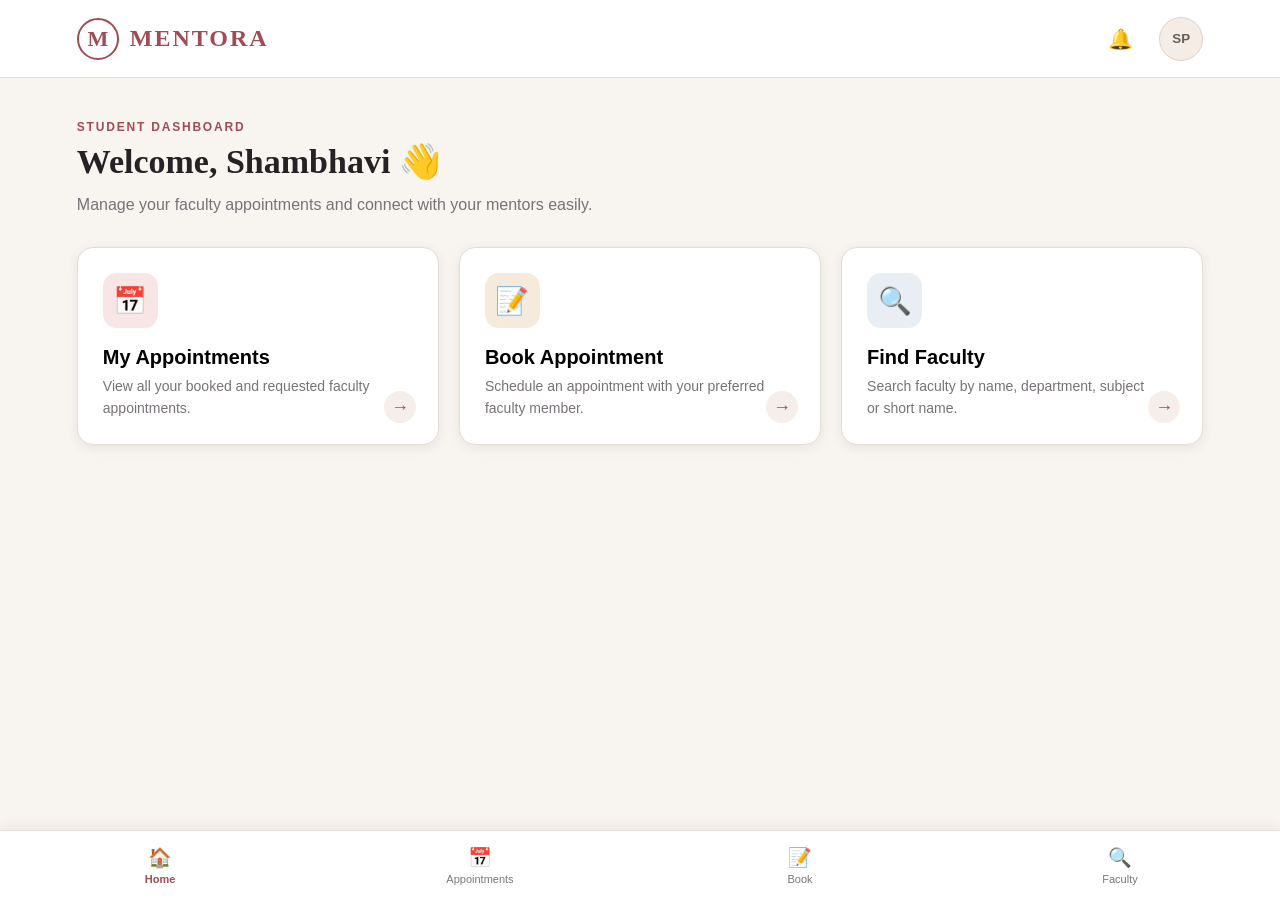
<file: student.html>
<!DOCTYPE html>
<html lang="en">

<head>

    <meta charset="UTF-8">

    <meta
        name="viewport"
        content="width=device-width, initial-scale=1.0">

    <title>Mentora | Student Dashboard</title>

    <link
        rel="stylesheet"
        href="student.css">

</head>


<body>


    <!-- =====================================================
         MENTORA STUDENT APP
         ===================================================== -->

    <div class="app-container">


        <!-- ================= HEADER ================= -->

        <header class="top-header">


            <div class="brand">

                <div class="brand-logo">
                    M
                </div>

                <span class="brand-name">
                    MENTORA
                </span>

            </div>


            <div class="header-right">


                <button
                    class="notification-btn"
                    id="notificationBtn"
                    title="Notifications">

                    🔔

                </button>


                <!-- STUDENT PROFILE BUTTON -->

                <button
                    class="student-profile-btn"
                    id="profileBtn"
                    title="My Profile">

                    SP

                </button>


            </div>

        </header>



        <!-- ================= MAIN CONTENT ================= -->

        <main class="main-content">


            <!-- =================================================
                 WELCOME SECTION
                 ================================================= -->

            <section class="welcome-section">

                <p class="welcome-small">
                    STUDENT DASHBOARD
                </p>


                <h1>
                    Welcome, Shambhavi 👋
                </h1>


                <p class="welcome-text">

                    Manage your faculty appointments and connect
                    with your mentors easily.

                </p>

            </section>



            <!-- =================================================
                 THREE MAIN OPTIONS
                 ================================================= -->

            <section class="main-options">


                <!-- ================= MY APPOINTMENTS ================= -->

                <button
                    class="main-option-card"
                    id="myAppointmentsOption">


                    <div
                        class="option-icon appointment-icon">

                        📅

                    </div>


                    <div class="option-content">

                        <h2>
                            My Appointments
                        </h2>


                        <p>

                            View all your booked and requested
                            faculty appointments.

                        </p>

                    </div>


                    <div class="option-arrow">
                        →
                    </div>


                </button>



                <!-- ================= BOOK APPOINTMENT ================= -->

                <button
                    class="main-option-card"
                    id="bookAppointmentOption">


                    <div
                        class="option-icon book-icon">

                        📝

                    </div>


                    <div class="option-content">

                        <h2>
                            Book Appointment
                        </h2>


                        <p>

                            Schedule an appointment with your
                            preferred faculty member.

                        </p>

                    </div>


                    <div class="option-arrow">
                        →
                    </div>


                </button>



                <!-- ================= FIND FACULTY ================= -->

                <button
                    class="main-option-card"
                    id="findFacultyOption">


                    <div
                        class="option-icon faculty-icon">

                        🔍

                    </div>


                    <div class="option-content">

                        <h2>
                            Find Faculty
                        </h2>


                        <p>

                            Search faculty by name, department,
                            subject or short name.

                        </p>

                    </div>


                    <div class="option-arrow">
                        →
                    </div>


                </button>


            </section>



            <!-- =====================================================
                 MY APPOINTMENTS SECTION
                 ===================================================== -->

            <section
                class="page-section"
                id="appointmentsSection">


                <div class="page-header">


                    <div>

                        <p class="section-label">
                            APPOINTMENTS
                        </p>


                        <h2>
                            My Appointments
                        </h2>

                    </div>


                    <button
                        class="back-button"
                        id="appointmentsBackBtn">

                        ← Back

                    </button>


                </div>



                <!-- APPOINTMENT FILTERS -->

                <div class="appointment-filters">


                    <button
                        class="filter-btn active"
                        data-filter="all">

                        All

                    </button>


                    <button
                        class="filter-btn"
                        data-filter="confirmed">

                        Confirmed

                    </button>


                    <button
                        class="filter-btn"
                        data-filter="pending">

                        Pending

                    </button>


                    <button
                        class="filter-btn"
                        data-filter="completed">

                        Completed

                    </button>


                </div>



                <!-- APPOINTMENT LIST -->

                <div
                    class="appointments-list"
                    id="appointmentsList">


                    <!-- ================= APPOINTMENT 1 ================= -->

                    <article
                        class="appointment-card"
                        data-status="confirmed">


                        <div class="appointment-card-top">


                            <div
                                class="faculty-small-avatar">

                                AS

                            </div>


                            <div
                                class="appointment-faculty-info">


                                <h3>
                                    Dr. Ananya Sharma
                                </h3>


                                <p>

                                    Computer Science &
                                    Engineering

                                </p>


                            </div>


                            <span
                                class="appointment-status confirmed">

                                Confirmed

                            </span>


                        </div>



                        <div class="appointment-details">


                            <div
                                class="appointment-detail">


                                <span>
                                    📅
                                </span>


                                <div>

                                    <small>
                                        Date
                                    </small>


                                    <strong>
                                        12 August 2026
                                    </strong>

                                </div>


                            </div>



                            <div
                                class="appointment-detail">


                                <span>
                                    🕐
                                </span>


                                <div>

                                    <small>
                                        Time
                                    </small>


                                    <strong>
                                        11:30 AM – 12:00 PM
                                    </strong>

                                </div>


                            </div>



                            <div
                                class="appointment-detail">


                                <span>
                                    📍
                                </span>


                                <div>

                                    <small>
                                        Mode
                                    </small>


                                    <strong>
                                        Room 204 / Online
                                    </strong>

                                </div>


                            </div>


                        </div>



                        <div class="appointment-purpose">


                            <span>
                                Purpose
                            </span>


                            <p>
                                Discussion about project guidance
                            </p>


                        </div>



                        <div class="appointment-actions">


                            <button
                                class="secondary-btn"
                                data-action="view">

                                View Details

                            </button>


                            <button
                                class="cancel-btn"
                                data-action="cancel">

                                Cancel

                            </button>


                        </div>


                    </article>



                    <!-- ================= APPOINTMENT 2 ================= -->

                    <article
                        class="appointment-card"
                        data-status="pending">


                        <div class="appointment-card-top">


                            <div
                                class="faculty-small-avatar blue">

                                VM

                            </div>


                            <div
                                class="appointment-faculty-info">


                                <h3>
                                    Prof. Vikram Mehta
                                </h3>


                                <p>
                                    Artificial Intelligence
                                </p>


                            </div>


                            <span
                                class="appointment-status pending">

                                Pending

                            </span>


                        </div>



                        <div class="appointment-details">


                            <div
                                class="appointment-detail">


                                <span>
                                    📅
                                </span>


                                <div>

                                    <small>
                                        Date
                                    </small>


                                    <strong>
                                        15 August 2026
                                    </strong>

                                </div>


                            </div>



                            <div
                                class="appointment-detail">


                                <span>
                                    🕐
                                </span>


                                <div>

                                    <small>
                                        Time
                                    </small>


                                    <strong>
                                        02:00 PM – 02:30 PM
                                    </strong>

                                </div>


                            </div>



                            <div
                                class="appointment-detail">


                                <span>
                                    💻
                                </span>


                                <div>

                                    <small>
                                        Mode
                                    </small>


                                    <strong>
                                        Online
                                    </strong>

                                </div>


                            </div>


                        </div>



                        <div class="appointment-purpose">


                            <span>
                                Purpose
                            </span>


                            <p>
                                Discussion about AI project
                            </p>


                        </div>



                        <div class="appointment-actions">


                            <button
                                class="secondary-btn"
                                data-action="view">

                                View Details

                            </button>


                            <button
                                class="cancel-btn"
                                data-action="cancel">

                                Cancel

                            </button>


                        </div>


                    </article>



                    <!-- EMPTY APPOINTMENT -->

                    <div
                        class="empty-appointments"
                        id="emptyAppointments">


                        <div class="empty-icon">
                            📅
                        </div>


                        <h3>
                            No Appointments Found
                        </h3>


                        <p>

                            You don't have any appointments
                            in this category.

                        </p>


                        <button
                            class="primary-btn"
                            id="emptyBookBtn">

                            Book an Appointment

                        </button>


                    </div>


                </div>


            </section>



            <!-- =====================================================
                 BOOK APPOINTMENT SECTION
                 ===================================================== -->

            <section
                class="page-section"
                id="bookAppointmentSection">


                <div class="page-header">


                    <div>

                        <p class="section-label">
                            APPOINTMENT
                        </p>


                        <h2>
                            Book Appointment
                        </h2>

                    </div>


                    <button
                        class="back-button"
                        id="bookBackBtn">

                        ← Back

                    </button>


                </div>



                <!-- FORM CARD -->

                <div class="form-card">


                    <div class="form-intro">


                        <div class="form-icon">
                            📝
                        </div>


                        <div>

                            <h3>
                                Schedule a Faculty Meeting
                            </h3>


                            <p>

                                Fill in the details below to
                                send an appointment request.

                            </p>

                        </div>


                    </div>



                    <!-- APPOINTMENT FORM -->

                    <form
                        id="appointmentForm">


                        <!-- FACULTY -->

                        <div class="form-group">


                            <label for="facultySelect">
                                Select Faculty
                            </label>


                            <select
                                id="facultySelect"
                                required>


                                <option value="">
                                    Select a faculty member
                                </option>


                                <option value="Dr. Ananya Sharma">
                                    Dr. Ananya Sharma - CSE
                                </option>


                                <option value="Prof. Vikram Mehta">
                                    Prof. Vikram Mehta - AI
                                </option>


                                <option value="Dr. Rahul Verma">
                                    Dr. Rahul Verma - ECE
                                </option>


                                <option value="Dr. Priya Kapoor">
                                    Dr. Priya Kapoor - ME
                                </option>


                                <option value="Prof. Arjun Singh">
                                    Prof. Arjun Singh - IT
                                </option>


                            </select>


                        </div>



                        <!-- DATE + TIME -->

                        <div class="form-row">


                            <div class="form-group">


                                <label for="appointmentDate">
                                    Appointment Date
                                </label>


                                <input
                                    type="date"
                                    id="appointmentDate"
                                    required>


                            </div>



                            <div class="form-group">


                                <label for="appointmentTime">
                                    Preferred Time
                                </label>


                                <select
                                    id="appointmentTime"
                                    required>


                                    <option value="">
                                        Select time
                                    </option>


                                    <option>
                                        10:00 AM – 10:30 AM
                                    </option>


                                    <option>
                                        10:30 AM – 11:00 AM
                                    </option>


                                    <option>
                                        11:00 AM – 11:30 AM
                                    </option>


                                    <option>
                                        11:30 AM – 12:00 PM
                                    </option>


                                    <option>
                                        12:00 PM – 12:30 PM
                                    </option>


                                    <option>
                                        02:00 PM – 02:30 PM
                                    </option>


                                    <option>
                                        02:30 PM – 03:00 PM
                                    </option>


                                    <option>
                                        03:00 PM – 03:30 PM
                                    </option>


                                </select>


                            </div>


                        </div>



                        <!-- MEETING MODE -->

                        <div class="form-group">


                            <label>
                                Meeting Mode
                            </label>


                            <div class="mode-options">


                                <label
                                    class="mode-option">


                                    <input
                                        type="radio"
                                        name="meetingMode"
                                        value="Online"
                                        checked>


                                    <span>
                                        💻 Online
                                    </span>


                                </label>



                                <label
                                    class="mode-option">


                                    <input
                                        type="radio"
                                        name="meetingMode"
                                        value="Offline">


                                    <span>
                                        🏫 Offline
                                    </span>


                                </label>


                            </div>


                        </div>



                        <!-- PURPOSE -->

                        <div class="form-group">


                            <label for="appointmentPurpose">
                                Purpose / Reason
                            </label>


                            <textarea
                                id="appointmentPurpose"
                                rows="4"
                                placeholder="Enter the reason for your appointment..."
                                required></textarea>


                        </div>



                        <!-- SUBMIT -->

                        <button
                            type="submit"
                            class="primary-btn submit-appointment-btn">

                            📅
                            Book Appointment

                        </button>


                    </form>


                </div>


            </section>



            <!-- =====================================================
                 FIND FACULTY SECTION
                 ===================================================== -->

            <section
                class="page-section"
                id="findFacultySection">


                <div class="page-header">


                    <div>

                        <p class="section-label">
                            FACULTY DIRECTORY
                        </p>


                        <h2>
                            Find Faculty
                        </h2>

                    </div>


                    <button
                        class="back-button"
                        id="facultyBackBtn">

                        ← Back

                    </button>


                </div>



                <!-- SEARCH BOX -->

                <div class="faculty-search-box">


                    <div class="search-wrapper">


                        <span class="search-symbol">
                            🔍
                        </span>


                        <input
                            type="text"
                            id="facultySearchInput"
                            placeholder="Search by faculty name, department or short name..."
                            autocomplete="off">


                        <button
                            type="button"
                            id="clearSearchBtn"
                            class="clear-search-btn">

                            ×

                        </button>


                    </div>


                    <p class="search-description">

                        You can search using faculty name,
                        department, subject or short name.

                    </p>


                    <!-- SEARCH TAGS -->

                    <div class="search-tags">


                        <button
                            class="search-tag"
                            data-search="CSE">

                            CSE

                        </button>


                        <button
                            class="search-tag"
                            data-search="AI">

                            AI

                        </button>


                        <button
                            class="search-tag"
                            data-search="ECE">

                            ECE

                        </button>


                        <button
                            class="search-tag"
                            data-search="ME">

                            ME

                        </button>


                        <button
                            class="search-tag"
                            data-search="IT">

                            IT

                        </button>


                    </div>


                </div>



                <!-- FACULTY RESULTS -->

                <div
                    class="faculty-results"
                    id="facultyResults">


                    <!-- FACULTY 1 -->

                    <article
                        class="faculty-result-card"
                        data-name="Dr. Ananya Sharma"
                        data-department="Computer Science and Engineering"
                        data-short="Ananya Sharma CSE CS Computer Science">


                        <div
                            class="faculty-result-avatar pink">

                            AS

                        </div>


                        <div
                            class="faculty-result-info">


                            <h3>
                                Dr. Ananya Sharma
                            </h3>


                            <p>
                                Computer Science &
                                Engineering
                            </p>


                            <span class="faculty-short">
                                CSE
                            </span>


                            <span
                                class="faculty-availability">

                                🟢 Available:
                                10:00 AM – 12:00 PM

                            </span>


                        </div>


                        <button
                            class="faculty-book-btn"
                            data-faculty="Dr. Ananya Sharma">

                            Book

                        </button>


                    </article>



                    <!-- FACULTY 2 -->

                    <article
                        class="faculty-result-card"
                        data-name="Prof. Vikram Mehta"
                        data-department="Artificial Intelligence"
                        data-short="Vikram Mehta AI Artificial Intelligence">


                        <div
                            class="faculty-result-avatar blue">

                            VM

                        </div>


                        <div
                            class="faculty-result-info">


                            <h3>
                                Prof. Vikram Mehta
                            </h3>


                            <p>
                                Artificial Intelligence
                            </p>


                            <span class="faculty-short">
                                AI
                            </span>


                            <span
                                class="faculty-availability">

                                🟢 Available:
                                11:00 AM – 1:00 PM

                            </span>


                        </div>


                        <button
                            class="faculty-book-btn"
                            data-faculty="Prof. Vikram Mehta">

                            Book

                        </button>


                    </article>



                    <!-- FACULTY 3 -->

                    <article
                        class="faculty-result-card"
                        data-name="Dr. Rahul Verma"
                        data-department="Electronics and Communication Engineering"
                        data-short="Rahul Verma ECE EC Electronics Communication">


                        <div
                            class="faculty-result-avatar green">

                            RV

                        </div>


                        <div
                            class="faculty-result-info">


                            <h3>
                                Dr. Rahul Verma
                            </h3>


                            <p>
                                Electronics &
                                Communication Engineering
                            </p>


                            <span class="faculty-short">
                                ECE
                            </span>


                            <span
                                class="faculty-availability">

                                🟢 Available:
                                10:30 AM – 12:30 PM

                            </span>


                        </div>


                        <button
                            class="faculty-book-btn"
                            data-faculty="Dr. Rahul Verma">

                            Book

                        </button>


                    </article>



                    <!-- FACULTY 4 -->

                    <article
                        class="faculty-result-card"
                        data-name="Dr. Priya Kapoor"
                        data-department="Mechanical Engineering"
                        data-short="Priya Kapoor ME Mechanical Mechanical Engineering">


                        <div
                            class="faculty-result-avatar orange">

                            PK

                        </div>


                        <div
                            class="faculty-result-info">


                            <h3>
                                Dr. Priya Kapoor
                            </h3>


                            <p>
                                Mechanical Engineering
                            </p>


                            <span class="faculty-short">
                                ME
                            </span>


                            <span
                                class="faculty-availability">

                                🟢 Available:
                                12:00 PM – 2:00 PM

                            </span>


                        </div>


                        <button
                            class="faculty-book-btn"
                            data-faculty="Dr. Priya Kapoor">

                            Book

                        </button>


                    </article>



                    <!-- FACULTY 5 -->

                    <article
                        class="faculty-result-card"
                        data-name="Prof. Arjun Singh"
                        data-department="Information Technology"
                        data-short="Arjun Singh IT Information Technology">


                        <div
                            class="faculty-result-avatar purple">

                            AS

                        </div>


                        <div
                            class="faculty-result-info">


                            <h3>
                                Prof. Arjun Singh
                            </h3>


                            <p>
                                Information Technology
                            </p>


                            <span class="faculty-short">
                                IT
                            </span>


                            <span
                                class="faculty-availability">

                                🟢 Available:
                                2:00 PM – 4:00 PM

                            </span>


                        </div>


                        <button
                            class="faculty-book-btn"
                            data-faculty="Prof. Arjun Singh">

                            Book

                        </button>


                    </article>


                </div>



                <!-- NO RESULT -->

                <div
                    class="no-search-result"
                    id="noSearchResult">


                    <div class="no-search-icon">
                        🔍
                    </div>


                    <h3>
                        No Faculty Found
                    </h3>


                    <p>

                        Try searching with another faculty name,
                        department or short name.

                    </p>


                </div>


            </section>



            <!-- =====================================================
                 STUDENT PROFILE SECTION
                 ===================================================== -->

            <section
                class="page-section profile-section"
                id="profileSection">


                <!-- PROFILE HEADER -->

                <div class="profile-page-header">


                    <div>

                        <p class="section-label">
                            STUDENT PROFILE
                        </p>


                        <h2>
                            My Profile
                        </h2>

                    </div>


                    <button
                        class="back-button"
                        id="profileBackBtn">

                        ← Dashboard

                    </button>


                </div>



                <!-- PROFILE CARD -->

                <div class="profile-card">


                    <!-- PROFILE TOP -->

                    <div class="profile-card-top">


                        <div class="large-profile-avatar">

                            SP

                        </div>


                        <div
                            class="profile-name-area">


                            <h2>
                                Shambhavi Sahu
                            </h2>


                            <p>
                                Student
                            </p>


                            <span
                                class="profile-active">

                                ● Active Student

                            </span>


                        </div>


                    </div>



                    <!-- PROFILE INFORMATION -->

                    <div
                        class="profile-information">


                        <h3>
                            Academic Information
                        </h3>


                        <!-- NAME -->

                        <div class="profile-info-row">


                            <div class="profile-info-icon">
                                👤
                            </div>


                            <div
                                class="profile-info-content">


                                <span>
                                    Full Name
                                </span>


                                <strong>
                                    Shambhavi Sahu
                                </strong>


                            </div>


                        </div>



                        <!-- COURSE -->

                        <div class="profile-info-row">


                            <div class="profile-info-icon">
                                🎓
                            </div>


                            <div
                                class="profile-info-content">


                                <span>
                                    Course
                                </span>


                                <strong>
                                    Bachelor of Technology (B.Tech)
                                </strong>


                            </div>


                        </div>



                        <!-- BRANCH -->

                        <div class="profile-info-row">


                            <div class="profile-info-icon">
                                💻
                            </div>


                            <div
                                class="profile-info-content">


                                <span>
                                    Branch
                                </span>


                                <strong>
                                    Computer Science & Engineering
                                </strong>


                            </div>


                        </div>



                        <!-- ADMISSION NUMBER -->

                        <div class="profile-info-row">


                            <div class="profile-info-icon">
                                🪪
                            </div>


                            <div
                                class="profile-info-content">


                                <span>
                                    Admission Number
                                </span>


                                <strong>
                                    2025CSE0001
                                </strong>


                            </div>


                        </div>



                        <!-- UNIVERSITY ROLL NUMBER -->

                        <div class="profile-info-row">


                            <div class="profile-info-icon">
                                🔢
                            </div>


                            <div
                                class="profile-info-content">


                                <span>
                                    University Roll Number
                                </span>


                                <strong>
                                    2512345678
                                </strong>


                            </div>


                        </div>



                        <!-- COLLEGE -->

                        <div class="profile-info-row">


                            <div class="profile-info-icon">
                                🏫
                            </div>


                            <div
                                class="profile-info-content">


                                <span>
                                    College
                                </span>


                                <strong>
                                    ABES Engineering College
                                </strong>


                            </div>


                        </div>



                        <!-- SEMESTER -->

                        <div class="profile-info-row">


                            <div class="profile-info-icon">
                                📚
                            </div>


                            <div
                                class="profile-info-content">


                                <span>
                                    Current Semester
                                </span>


                                <strong>
                                    3rd Semester
                                </strong>


                            </div>


                        </div>



                        <!-- SECTION -->

                        <div class="profile-info-row">


                            <div class="profile-info-icon">
                                👥
                            </div>


                            <div
                                class="profile-info-content">


                                <span>
                                    Section
                                </span>


                                <strong>
                                    CSE-29
                                </strong>


                            </div>


                        </div>



                        <!-- EMAIL -->

                        <div class="profile-info-row">


                            <div class="profile-info-icon">
                                ✉️
                            </div>


                            <div
                                class="profile-info-content">


                                <span>
                                    College Email
                                </span>


                                <strong>
                                    student@abes.ac.in
                                </strong>


                            </div>


                        </div>


                    </div>


                </div>


            </section>


        </main>



        <!-- =====================================================
             BOTTOM NAVIGATION
             ===================================================== -->

        <nav class="bottom-navigation">


            <!-- HOME -->

            <button
                class="bottom-nav-item active"
                data-page="home">


                <span>
                    🏠
                </span>


                <small>
                    Home
                </small>


            </button>



            <!-- APPOINTMENTS -->

            <button
                class="bottom-nav-item"
                data-page="appointments">


                <span>
                    📅
                </span>


                <small>
                    Appointments
                </small>


            </button>



            <!-- BOOK -->

            <button
                class="bottom-nav-item"
                data-page="book">


                <span>
                    📝
                </span>


                <small>
                    Book
                </small>


            </button>



            <!-- FACULTY -->

            <button
                class="bottom-nav-item"
                data-page="faculty">


                <span>
                    🔍
                </span>


                <small>
                    Faculty
                </small>


            </button>


        </nav>



        <!-- =====================================================
             TOAST
             ===================================================== -->

        <div
            class="toast"
            id="toast">
        </div>


    </div>


    <script src="student.js"></script>


</body>

</html>
</file>
<file: css/faculty.css>
* {
    margin: 0;
    padding: 0;
    box-sizing: border-box;
}

body {
    font-family: Arial, sans-serif;
    background: #f8f5f2;
    color: #2d2926;
}

.app {
    min-height: 100vh;
    padding: 25px 45px 100px;
}


/* ================= NAVBAR ================= */

.navbar {
    height: 72px;
    background: #ffffff;
    border: 1px solid #eee5df;
    border-radius: 18px;

    display: flex;
    align-items: center;
    justify-content: space-between;

    padding: 0 25px;
    margin-bottom: 28px;
}

.logo {
    display: flex;
    align-items: center;
    gap: 12px;
}

.logo-icon {
    width: 42px;
    height: 42px;

    border-radius: 12px;
    background: #9a6875;
    color: white;

    display: flex;
    align-items: center;
    justify-content: center;

    font-size: 20px;
    font-weight: bold;
}

.logo h2 {
    color: #8f6f78;
    font-size: 21px;
}

.logo span {
    color: #999;
    font-size: 11px;
}

.nav-links {
    display: flex;
    align-items: center;
    gap: 35px;
}

.nav-links a {
    text-decoration: none;
    color: #666;
    font-size: 15px;
    font-weight: 500;
}

.nav-links a:hover,
.nav-links a.active {
    color: #9a6875;
    font-weight: bold;
}

.notification {
    position: relative;
    font-size: 21px;
}

.notification span {
    position: absolute;
    width: 7px;
    height: 7px;
    background: #c96f82;
    border-radius: 50%;
    top: 1px;
    right: -2px;
}


/* ================= WELCOME ================= */

.welcome-card {
    background: linear-gradient(
        135deg,
        #fff8f4,
        #f3e8e3
    );

    border: 1px solid #eaded8;
    border-radius: 22px;

    padding: 30px 35px;

    display: flex;
    justify-content: space-between;
    align-items: center;

    margin-bottom: 25px;
}

.small-heading {
    color: #9a6875;
    font-size: 11px;
    font-weight: bold;
    letter-spacing: 1.5px;
    margin-bottom: 9px;
}

.welcome-content h1 {
    font-size: 28px;
    margin-bottom: 8px;
}

.welcome-content > p:last-child {
    color: #777;
    font-size: 15px;
}

.date-box {
    min-width: 160px;

    background: white;
    border-radius: 16px;

    padding: 17px;

    text-align: center;

    display: flex;
    flex-direction: column;
    gap: 5px;

    box-shadow: 0 5px 18px rgba(0, 0, 0, 0.05);
}

.date-box span {
    font-size: 24px;
}

.date-box strong {
    color: #555;
    font-size: 15px;
}

.date-box small {
    color: #888;
    font-size: 12px;
}


/* ================= DASHBOARD ================= */

.dashboard-grid {
    display: grid;

    /* IMPORTANT: all three cards stay in one row */
    grid-template-columns: 2fr 1fr 1fr;

    gap: 20px;

    align-items: stretch;
}

.card {
    background: #ffffff;

    border: 1px solid #eee5df;
    border-radius: 18px;

    padding: 22px;

    min-width: 0;
}

.card-title {
    display: flex;
    align-items: flex-start;
    justify-content: space-between;

    margin-bottom: 20px;
}

.card-title h2 {
    font-size: 18px;
    margin-bottom: 5px;
}

.card-title p {
    color: #888;
    font-size: 12px;
}

.card-icon {
    font-size: 22px;
}


/* ================= APPOINTMENTS ================= */

.appointment {
    display: flex;
    align-items: center;

    gap: 15px;

    padding: 14px 0;

    border-bottom: 1px solid #f0ebe8;
}

.appointment:last-child {
    border-bottom: none;
}

.time {
    width: 55px;

    display: flex;
    flex-direction: column;
}

.time strong {
    font-size: 15px;
}

.time span {
    font-size: 11px;
    color: #888;
}

.student-info {
    flex: 1;

    display: flex;
    flex-direction: column;

    gap: 4px;
}

.student-info strong {
    font-size: 14px;
}

.student-info span {
    font-size: 11px;
    color: #888;
}

.status {
    font-size: 10px;

    padding: 6px 9px;

    border-radius: 20px;

    white-space: nowrap;
}

.confirmed {
    background: #e9f4e9;
    color: #4d8b52;
}

.pending {
    background: #fff3dc;
    color: #b68132;
}

.completed {
    background: #eeeeee;
    color: #777;
}


/* ================= OFFICE HOURS ================= */

.office-time {
    display: flex;
    flex-direction: column;

    gap: 5px;

    padding: 12px 0;

    border-bottom: 1px solid #f0ebe8;
}

.office-time strong {
    font-size: 13px;
}

.office-time span {
    font-size: 11px;
    color: #888;
}

.primary-btn {
    margin-top: 18px;

    border: none;

    background: #9a6875;
    color: white;

    padding: 10px 15px;

    border-radius: 10px;

    font-size: 12px;

    cursor: pointer;
}

.primary-btn:hover {
    background: #815662;
}


/* ================= REQUESTS ================= */

.request {
    display: flex;
    align-items: center;

    gap: 10px;

    padding: 12px 0;

    border-bottom: 1px solid #f0ebe8;
}

.avatar {
    width: 36px;
    height: 36px;

    border-radius: 50%;

    background: #e9edf1;
    color: #566575;

    display: flex;
    align-items: center;
    justify-content: center;

    font-weight: bold;
}

.request > div:last-child {
    display: flex;
    flex-direction: column;

    gap: 3px;
}

.request strong {
    font-size: 12px;
}

.request span {
    font-size: 10px;
    color: #777;
}

.request small {
    font-size: 9px;
    color: #999;
}


/* ================= BOTTOM NAV ================= */

.bottom-nav {
    position: fixed;

    bottom: 15px;
    left: 50%;

    transform: translateX(-50%);

    background: white;

    border: 1px solid #eee5df;

    border-radius: 18px;

    padding: 12px 25px;

    display: flex;
    gap: 45px;

    box-shadow: 0 8px 25px rgba(0, 0, 0, 0.08);
}

.bottom-nav a {
    text-decoration: none;

    color: #777;

    display: flex;
    flex-direction: column;

    align-items: center;

    gap: 3px;

    font-size: 18px;
}

.bottom-nav a span {
    font-size: 10px;
}

.bottom-nav .bottom-active {
    color: #9a6875;
}


/* ================= RESPONSIVE ================= */

@media (max-width: 1000px) {

    .app {
        padding: 20px;
    }

    .dashboard-grid {
        grid-template-columns: 1fr;
    }

    .welcome-card {
        flex-direction: column;
        align-items: flex-start;
        gap: 20px;
    }

    .nav-links {
        gap: 15px;
    }
}


@media (max-width: 650px) {

    .navbar {
        padding: 15px;
    }

    .nav-links {
        display: none;
    }

    .welcome-content h1 {
        font-size: 22px;
    }

    .dashboard-grid {
        grid-template-columns: 1fr;
    }

    .bottom-nav {
        gap: 25px;
        width: 90%;
        justify-content: space-around;
    }
}
/* =========================
   REQUESTS PAGE
========================= */

.requests-page {
    display: none;
    margin-top: 30px;
}

.page-heading {
    display: flex;
    justify-content: space-between;
    align-items: center;

    margin-bottom: 25px;
}

.page-heading h1 {
    font-size: 28px;
    margin: 5px 0 8px;
}

.page-heading > div:first-child > p:last-child {
    color: #777;
    font-size: 14px;
}

.request-count {
    background: #ffffff;
    border: 1px solid #eee5df;
    border-radius: 16px;

    padding: 15px 22px;

    display: flex;
    flex-direction: column;

    text-align: center;
}

.request-count strong {
    color: #9a6875;
    font-size: 25px;
}

.request-count span {
    color: #777;
    font-size: 11px;
}


/* REQUEST CARD */

.request-full-card {
    background: #ffffff;

    border: 1px solid #eee5df;
    border-radius: 18px;

    padding: 25px;
    margin-bottom: 20px;
}

.request-top {
    display: flex;
    align-items: center;
    justify-content: space-between;

    padding-bottom: 20px;
    border-bottom: 1px solid #f0ebe8;
}

.student-profile {
    display: flex;
    align-items: center;
    gap: 13px;
}

.large-avatar {
    width: 48px;
    height: 48px;

    border-radius: 50%;

    background: #eee7ea;
    color: #8f6f78;

    display: flex;
    align-items: center;
    justify-content: center;

    font-size: 18px;
    font-weight: bold;
}

.student-profile h2 {
    font-size: 17px;
    margin-bottom: 4px;
}

.student-profile p {
    color: #888;
    font-size: 12px;
}


/* PRIORITY */

.priority {
    padding: 7px 12px;
    border-radius: 20px;

    font-size: 11px;
    font-weight: bold;
}

.priority.high {
    background: #fde9e9;
    color: #b34f4f;
}

.priority.medium {
    background: #fff3dc;
    color: #a87525;
}


/* REQUEST DETAILS */

.request-details {
    display: grid;
    grid-template-columns: repeat(3, 1fr);

    gap: 20px;

    padding: 20px 0;
}

.request-details div {
    display: flex;
    flex-direction: column;
    gap: 6px;
}

.request-details span {
    color: #999;
    font-size: 11px;
}

.request-details strong {
    color: #444;
    font-size: 13px;
}


/* REASON */

.reason-box {
    background: #faf7f5;

    border-radius: 12px;

    padding: 17px;

    margin-bottom: 20px;
}

.reason-box h3 {
    font-size: 13px;
    margin-bottom: 7px;
}

.reason-box p {
    color: #777;
    font-size: 12px;
    line-height: 1.6;
}


/* ACTION BUTTONS */

.request-actions {
    display: flex;
    justify-content: flex-end;

    gap: 10px;
}

.request-actions button {
    padding: 9px 15px;

    border-radius: 9px;

    font-size: 12px;

    cursor: pointer;
}

.accept-btn {
    background: #e9f4e9;
    color: #43814b;

    border: 1px solid #cfe4d1;
}

.reschedule-btn {
    background: #f4edf0;
    color: #8f6f78;

    border: 1px solid #e4d7dc;
}

.reject-btn {
    background: #fdeaea;
    color: #b65353;

    border: 1px solid #f0cccc;
}

.request-actions button:hover {
    transform: translateY(-1px);
}


/* MOBILE */

@media (max-width: 700px) {

    .page-heading {
        flex-direction: column;
        align-items: flex-start;
        gap: 15px;
    }

    .request-details {
        grid-template-columns: 1fr;
        gap: 15px;
    }

    .request-top {
        align-items: flex-start;
        gap: 15px;
        flex-direction: column;
    }

    .request-actions {
        justify-content: flex-start;
        flex-wrap: wrap;
    }
}
/* =========================
   SCHEDULE PAGE
========================= */

.schedule-page {
    display: none;
    margin-top: 30px;
}

.schedule-page .page-heading {
    margin-bottom: 25px;
}


/* WEEK DAYS */

.week-days {
    display: grid;
    grid-template-columns: repeat(5, 1fr);
    gap: 12px;
    margin-bottom: 25px;
}

.day {
    background: #ffffff;
    border: 1px solid #eee5df;
    border-radius: 14px;

    padding: 14px;
    text-align: center;

    display: flex;
    flex-direction: column;
    gap: 4px;

    cursor: pointer;
}

.day span {
    font-size: 10px;
    color: #999;
    font-weight: bold;
}

.day strong {
    font-size: 22px;
    color: #444;
}

.day small {
    color: #999;
    font-size: 11px;
}

.day:hover,
.day.active-day {
    background: #f4e9e6;
    border-color: #d8c2c7;
}

.day.active-day strong,
.day.active-day span {
    color: #9a6875;
}


/* SCHEDULE LIST */

.schedule-list {
    background: #ffffff;
    border: 1px solid #eee5df;
    border-radius: 18px;
    padding: 10px 25px;
}


/* SCHEDULE ITEM */

.schedule-item {
    display: grid;
    grid-template-columns: 65px 2px 1fr;

    gap: 18px;

    padding: 22px 0;

    border-bottom: 1px solid #f0ebe8;
}

.schedule-item:last-child {
    border-bottom: none;
}


/* TIME */

.schedule-time {
    display: flex;
    flex-direction: column;
    align-items: flex-end;
    padding-top: 3px;
}

.schedule-time strong {
    font-size: 15px;
    color: #444;
}

.schedule-time span {
    font-size: 11px;
    color: #999;
}


/* TIMELINE */

.schedule-line {
    width: 2px;
    background: #e6d8dc;
    position: relative;
}

.schedule-line::before {
    content: "";

    position: absolute;

    width: 9px;
    height: 9px;

    background: #9a6875;

    border-radius: 50%;

    left: 50%;
    top: 5px;

    transform: translateX(-50%);
}


/* SCHEDULE INFO */

.schedule-info {
    display: flex;
    justify-content: space-between;
    align-items: center;

    gap: 20px;
}

.schedule-student {
    display: flex;
    align-items: center;
    gap: 12px;
}

.schedule-avatar {
    width: 42px;
    height: 42px;

    border-radius: 50%;

    background: #eee7ea;
    color: #8f6f78;

    display: flex;
    align-items: center;
    justify-content: center;

    font-weight: bold;
}

.schedule-student h3 {
    font-size: 14px;
    margin-bottom: 5px;
}

.schedule-student p {
    font-size: 11px;
    color: #888;
}


/* META */

.schedule-meta {
    display: flex;
    flex-direction: column;
    align-items: flex-end;

    gap: 6px;

    font-size: 11px;
    color: #777;
}

.schedule-pending {
    color: #a87525;
}


/* RESPONSIVE */

@media (max-width: 700px) {

    .week-days {
        grid-template-columns: repeat(5, 1fr);
        gap: 5px;
    }

    .day {
        padding: 10px 5px;
    }

    .day strong {
        font-size: 17px;
    }

    .schedule-info {
        flex-direction: column;
        align-items: flex-start;
    }

    .schedule-meta {
        align-items: flex-start;
    }
}
/* =========================
   PROFILE PAGE
========================= */

.profile-page {
    display: none;
    margin-top: 30px;
}

.profile-header-card {
    background: linear-gradient(135deg, #fff8f4, #f3e8e3);
    border: 1px solid #eaded8;
    border-radius: 20px;
    padding: 28px 30px;
    margin-bottom: 20px;
}

.profile-main {
    display: flex;
    align-items: center;
    gap: 18px;
}

.profile-avatar {
    width: 72px;
    height: 72px;

    border-radius: 50%;

    background: #9a6875;
    color: white;

    display: flex;
    align-items: center;
    justify-content: center;

    font-size: 27px;
    font-weight: bold;

    box-shadow: 0 6px 15px rgba(0, 0, 0, 0.08);
}

.profile-name h2 {
    font-size: 22px;
    margin-bottom: 6px;
}

.profile-name p {
    color: #777;
    font-size: 13px;
    margin-bottom: 9px;
}

.faculty-badge {
    display: inline-block;

    background: #e8f3e9;
    color: #4d8752;

    padding: 5px 10px;
    border-radius: 20px;

    font-size: 10px;
    font-weight: bold;
}


/* PROFILE GRID */

.profile-grid {
    display: grid;
    grid-template-columns: 1fr 1fr;
    gap: 20px;

    margin-bottom: 20px;
}

.profile-card {
    background: #ffffff;
    border: 1px solid #eee5df;
    border-radius: 18px;

    padding: 23px;
}

.profile-card-title {
    display: flex;
    align-items: center;
    gap: 12px;

    margin-bottom: 20px;
}

.profile-card-title > span {
    width: 38px;
    height: 38px;

    border-radius: 11px;

    background: #f5edef;

    display: flex;
    align-items: center;
    justify-content: center;

    font-size: 18px;
}

.profile-card-title h2 {
    font-size: 16px;
    margin-bottom: 4px;
}

.profile-card-title p {
    color: #999;
    font-size: 11px;
}


/* PROFILE INFORMATION */

.profile-info {
    display: grid;
    grid-template-columns: 1fr 1fr;
    gap: 18px;
}

.profile-info div {
    display: flex;
    flex-direction: column;
    gap: 5px;
}

.profile-info span {
    color: #999;
    font-size: 10px;
}

.profile-info strong {
    color: #444;
    font-size: 12px;
}


/* SETTINGS */

.settings-card {
    margin-bottom: 20px;
}

.setting-row {
    display: flex;
    align-items: center;
    justify-content: space-between;

    padding: 16px 0;

    border-top: 1px solid #f0ebe8;
}

.setting-row strong {
    font-size: 13px;
}

.setting-row p {
    color: #999;
    font-size: 11px;
    margin-top: 4px;
}


/* TOGGLE */

.toggle {
    position: relative;

    width: 44px;
    height: 24px;

    flex-shrink: 0;
}

.toggle input {
    display: none;
}

.slider {
    position: absolute;

    inset: 0;

    background: #d8d2cf;

    border-radius: 30px;

    cursor: pointer;

    transition: 0.25s;
}

.slider::before {
    content: "";

    position: absolute;

    width: 18px;
    height: 18px;

    left: 3px;
    top: 3px;

    background: white;

    border-radius: 50%;

    transition: 0.25s;
}

.toggle input:checked + .slider {
    background: #9a6875;
}

.toggle input:checked + .slider::before {
    transform: translateX(20px);
}


/* EDIT PROFILE BUTTON */

.edit-profile-btn {
    border: none;
}


/* RESPONSIVE */

@media (max-width: 750px) {

    .profile-grid {
        grid-template-columns: 1fr;
    }

    .profile-info {
        grid-template-columns: 1fr;
    }

    .profile-main {
        align-items: flex-start;
    }

    .page-heading {
        flex-direction: column;
        align-items: flex-start;
        gap: 15px;
    }
}
/* =========================
   EDIT PROFILE MODAL
========================= */

.profile-modal {
    display: none;

    position: fixed;
    inset: 0;

    background: rgba(45, 41, 38, 0.45);

    align-items: center;
    justify-content: center;

    padding: 20px;

    z-index: 9999;
}

.profile-modal.show {
    display: flex;
}

.profile-modal-box {
    width: 100%;
    max-width: 650px;

    background: #ffffff;

    border-radius: 22px;

    padding: 28px;

    box-shadow: 0 20px 60px rgba(0, 0, 0, 0.18);

    animation: profileModalIn 0.2s ease;
}

@keyframes profileModalIn {
    from {
        opacity: 0;
        transform: translateY(15px) scale(0.98);
    }

    to {
        opacity: 1;
        transform: translateY(0) scale(1);
    }
}


/* MODAL HEADER */

.modal-header {
    display: flex;
    align-items: flex-start;
    justify-content: space-between;

    margin-bottom: 25px;
}

.modal-header h2 {
    font-size: 24px;
    margin-top: 4px;
}

.close-modal {
    width: 36px;
    height: 36px;

    border: none;
    border-radius: 10px;

    background: #f5efec;
    color: #666;

    font-size: 16px;

    cursor: pointer;

    transition: 0.2s;
}

.close-modal:hover {
    background: #eaded8;
}


/* FORM */

.form-row {
    display: grid;
    grid-template-columns: 1fr 1fr;

    gap: 18px;

    margin-bottom: 18px;
}

.form-group {
    display: flex;
    flex-direction: column;

    gap: 7px;
}

.form-group label {
    color: #555;

    font-size: 12px;
    font-weight: 600;
}

.form-group input {
    width: 100%;

    padding: 12px 14px;

    border: 1px solid #e5ddd8;
    border-radius: 11px;

    background: #fff;

    color: #333;

    font-size: 13px;

    outline: none;

    transition: 0.2s;
}

.form-group input:focus {
    border-color: #9a6875;

    box-shadow: 0 0 0 3px rgba(154, 104, 117, 0.1);
}


/* BUTTONS */

.modal-actions {
    display: flex;

    justify-content: flex-end;

    gap: 12px;

    margin-top: 28px;

    padding-top: 20px;

    border-top: 1px solid #eee7e3;
}

.cancel-btn,
.save-profile-btn {
    padding: 11px 18px;

    border-radius: 10px;

    font-size: 12px;

    cursor: pointer;
}

.cancel-btn {
    border: 1px solid #e3dcd8;

    background: white;

    color: #666;
}

.save-profile-btn {
    border: none;

    background: #9a6875;

    color: white;
}

.save-profile-btn:hover {
    opacity: 0.9;
}


/* MOBILE */

@media (max-width: 600px) {

    .profile-modal-box {
        padding: 22px;
    }

    .form-row {
        grid-template-columns: 1fr;
    }

    .modal-actions {
        flex-direction: column-reverse;
    }

    .cancel-btn,
    .save-profile-btn {
        width: 100%;
    }
}
</file>
<file: student.css>
/* =========================================================
   MENTORA - STUDENT DASHBOARD
   COMPLETE STUDENT.CSS
   ========================================================= */


/* =========================================================
   RESET
   ========================================================= */

* {
    margin: 0;
    padding: 0;
    box-sizing: border-box;
}

html {
    scroll-behavior: smooth;
}

body {
    width: 100%;
    min-height: 100vh;

    font-family:
        Arial,
        Helvetica,
        sans-serif;

    background: #f8f5f1;

    color: #242224;
}


/* =========================================================
   VARIABLES
   ========================================================= */

:root {

    --maroon: #9f4c55;
    --maroon-dark: #853d46;
    --maroon-light: #c9787f;

    --cream: #f8f5f1;

    --white: #ffffff;

    --black: #242224;

    --gray-dark: #555158;
    --gray: #777277;
    --gray-light: #aaa4a0;

    --border: #e4ddd7;

    --green: #4c9848;
    --green-light: #edf6eb;

    --yellow: #d18b2d;
    --yellow-light: #fff5e5;

    --blue: #537da9;
    --blue-light: #edf4fb;

    --shadow:
        0 3px 12px rgba(65, 44, 35, 0.09);
}


/* =========================================================
   APP CONTAINER
   ========================================================= */

.app-container {
    width: 100%;
    min-height: 100vh;
    background: var(--cream);
}


/* =========================================================
   HEADER
   ========================================================= */

.top-header {

    width: 100%;
    height: 78px;

    padding: 0 6%;

    display: flex;
    align-items: center;
    justify-content: space-between;

    background: var(--white);

    border-bottom: 1px solid var(--border);

    position: sticky;
    top: 0;

    z-index: 100;
}


/* =========================================================
   BRAND
   ========================================================= */

.brand {

    display: flex;
    align-items: center;

    gap: 11px;

    color: var(--maroon);
}


.brand-logo {

    width: 42px;
    height: 42px;

    border: 2px solid var(--maroon);

    border-radius: 50%;

    display: flex;
    align-items: center;
    justify-content: center;

    font-family:
        Georgia,
        "Times New Roman",
        serif;

    font-size: 22px;

    font-weight: bold;
}


.brand-name {

    font-family:
        Georgia,
        "Times New Roman",
        serif;

    font-size: 24px;

    font-weight: bold;

    letter-spacing: 2px;
}


/* =========================================================
   HEADER RIGHT
   ========================================================= */

.header-right {

    display: flex;
    align-items: center;

    gap: 18px;
}


.notification-btn {

    width: 42px;
    height: 42px;

    border: none;

    border-radius: 50%;

    background: transparent;

    font-size: 20px;

    cursor: pointer;

    transition: 0.2s ease;
}


.notification-btn:hover {

    background: #f4eeea;

    transform: translateY(-1px);
}


.student-profile-btn {

    width: 44px;
    height: 44px;

    border-radius: 50%;

    border: 1px solid #ddd3cb;

    background: #f4ece5;

    color: #655d58;

    font-weight: 700;

    cursor: pointer;

    transition: 0.2s ease;
}


.student-profile-btn:hover {

    background: #eadbd2;

    transform: scale(1.04);
}


/* =========================================================
   MAIN CONTENT
   ========================================================= */

.main-content {

    width: min(1200px, 88%);

    margin: 0 auto;

    padding: 42px 0 120px;
}


/* =========================================================
   WELCOME
   ========================================================= */

.welcome-section {

    margin-bottom: 30px;
}


.welcome-small {

    color: var(--maroon);

    font-size: 12px;

    font-weight: 700;

    letter-spacing: 1.8px;

    margin-bottom: 7px;
}


.welcome-section h1 {

    font-family:
        Georgia,
        "Times New Roman",
        serif;

    font-size: 34px;

    line-height: 1.25;

    margin-bottom: 8px;
}


.welcome-text {

    color: var(--gray);

    font-size: 16px;

    line-height: 1.6;

    max-width: 650px;
}


/* =========================================================
   THREE MAIN OPTIONS
   ========================================================= */

.main-options {

    display: grid;

    grid-template-columns:
        repeat(3, 1fr);

    gap: 20px;

    margin-bottom: 35px;
}


.main-option-card {

    min-height: 180px;

    border: 1px solid var(--border);

    border-radius: 16px;

    background: var(--white);

    box-shadow: var(--shadow);

    padding: 25px;

    display: flex;

    flex-direction: column;

    align-items: flex-start;

    text-align: left;

    cursor: pointer;

    position: relative;

    transition:
        transform 0.2s ease,
        box-shadow 0.2s ease,
        border-color 0.2s ease;
}


.main-option-card:hover {

    transform: translateY(-4px);

    border-color: #d7c5bc;

    box-shadow:
        0 9px 25px rgba(65, 44, 35, 0.13);
}


.main-option-card:active {

    transform: translateY(-1px);
}


/* =========================================================
   OPTION ICON
   ========================================================= */

.option-icon {

    width: 55px;
    height: 55px;

    border-radius: 14px;

    display: flex;
    align-items: center;
    justify-content: center;

    font-size: 27px;

    margin-bottom: 18px;
}


.appointment-icon {
    background: #f8e5e5;
}


.book-icon {
    background: #f6eadc;
}


.faculty-icon {
    background: #e9eef5;
}


/* =========================================================
   OPTION CONTENT
   ========================================================= */

.option-content h2 {

    font-size: 20px;

    margin-bottom: 7px;
}


.option-content p {

    color: var(--gray);

    font-size: 14px;

    line-height: 1.55;

    max-width: 280px;
}


/* =========================================================
   OPTION ARROW
   ========================================================= */

.option-arrow {

    position: absolute;

    right: 22px;
    bottom: 21px;

    width: 32px;
    height: 32px;

    border-radius: 50%;

    background: #f5eeea;

    color: var(--maroon);

    display: flex;
    align-items: center;
    justify-content: center;

    font-size: 18px;
}


/* =========================================================
   PAGE SECTION
   ========================================================= */

.page-section {

    display: none;

    margin-top: 25px;

    animation:
        sectionAppear 0.25s ease;
}


.page-section.active {

    display: block;
}


@keyframes sectionAppear {

    from {

        opacity: 0;

        transform:
            translateY(8px);
    }

    to {

        opacity: 1;

        transform:
            translateY(0);
    }
}


/* =========================================================
   PAGE HEADER
   ========================================================= */

.page-header,
.profile-page-header {

    display: flex;

    align-items: center;

    justify-content: space-between;

    margin-bottom: 20px;
}


.section-label {

    color: var(--maroon);

    font-size: 11px;

    font-weight: 700;

    letter-spacing: 1.5px;

    margin-bottom: 5px;
}


.page-header h2,
.profile-page-header h2 {

    font-family:
        Georgia,
        "Times New Roman",
        serif;

    font-size: 28px;
}


.back-button {

    border:
        1px solid var(--border);

    background:
        var(--white);

    color:
        var(--gray-dark);

    padding:
        9px 15px;

    border-radius:
        8px;

    cursor:
        pointer;

    font-size:
        14px;

    transition:
        0.2s ease;
}


.back-button:hover {

    border-color:
        var(--maroon-light);

    color:
        var(--maroon);

    background:
        #fffafa;
}


/* =========================================================
   APPOINTMENT FILTERS
   ========================================================= */

.appointment-filters {

    display: flex;

    gap: 8px;

    margin-bottom: 17px;

    flex-wrap: wrap;
}


.filter-btn {

    border:
        1px solid var(--border);

    background:
        var(--white);

    color:
        var(--gray-dark);

    padding:
        8px 17px;

    border-radius:
        20px;

    cursor:
        pointer;

    font-size:
        13px;

    transition:
        0.2s ease;
}


.filter-btn:hover {

    border-color:
        var(--maroon-light);

    color:
        var(--maroon);
}


.filter-btn.active {

    background:
        var(--maroon);

    color:
        var(--white);

    border-color:
        var(--maroon);
}


/* =========================================================
   APPOINTMENTS LIST
   ========================================================= */

.appointments-list {

    display:
        flex;

    flex-direction:
        column;

    gap:
        14px;
}


/* =========================================================
   APPOINTMENT CARD
   ========================================================= */

.appointment-card {

    background:
        var(--white);

    border:
        1px solid var(--border);

    border-radius:
        14px;

    box-shadow:
        var(--shadow);

    padding:
        20px;
}


.appointment-card-top {

    display:
        flex;

    align-items:
        center;

    gap:
        13px;

    margin-bottom:
        18px;
}


/* =========================================================
   FACULTY SMALL AVATAR
   ========================================================= */

.faculty-small-avatar {

    width:
        55px;

    height:
        55px;

    flex-shrink:
        0;

    border-radius:
        50%;

    background:
        #f5e2e1;

    color:
        var(--maroon);

    display:
        flex;

    align-items:
        center;

    justify-content:
        center;

    font-weight:
        700;

    font-size:
        16px;
}


.faculty-small-avatar.blue {

    background:
        var(--blue-light);

    color:
        var(--blue);
}


/* =========================================================
   APPOINTMENT FACULTY INFO
   ========================================================= */

.appointment-faculty-info {

    flex:
        1;
}


.appointment-faculty-info h3 {

    font-size:
        17px;

    margin-bottom:
        4px;
}


.appointment-faculty-info p {

    color:
        var(--gray);

    font-size:
        13px;
}


/* =========================================================
   APPOINTMENT STATUS
   ========================================================= */

.appointment-status {

    padding:
        6px 11px;

    border-radius:
        20px;

    font-size:
        12px;

    font-weight:
        600;

    white-space:
        nowrap;
}


.appointment-status.confirmed {

    color:
        #397334;

    background:
        var(--green-light);
}


.appointment-status.pending {

    color:
        #99651e;

    background:
        var(--yellow-light);
}


.appointment-status.completed {

    color:
        #536274;

    background:
        #edf1f5;
}


/* =========================================================
   APPOINTMENT DETAILS
   ========================================================= */

.appointment-details {

    display:
        grid;

    grid-template-columns:
        repeat(3, 1fr);

    gap:
        12px;

    padding:
        15px 0;

    border-top:
        1px solid #eee8e3;

    border-bottom:
        1px solid #eee8e3;
}


.appointment-detail {

    display:
        flex;

    align-items:
        flex-start;

    gap:
        8px;
}


.appointment-detail > span {

    font-size:
        17px;
}


.appointment-detail small {

    display:
        block;

    color:
        var(--gray-light);

    font-size:
        11px;

    margin-bottom:
        3px;
}


.appointment-detail strong {

    display:
        block;

    font-size:
        13px;

    font-weight:
        500;

    color:
        var(--gray-dark);
}


/* =========================================================
   APPOINTMENT PURPOSE
   ========================================================= */

.appointment-purpose {

    padding:
        13px 0;
}


.appointment-purpose span {

    display:
        block;

    color:
        var(--gray-light);

    font-size:
        11px;

    margin-bottom:
        4px;
}


.appointment-purpose p {

    color:
        var(--gray-dark);

    font-size:
        14px;
}


/* =========================================================
   APPOINTMENT ACTIONS
   ========================================================= */

.appointment-actions {

    display:
        flex;

    gap:
        9px;

    justify-content:
        flex-end;
}


.secondary-btn,
.cancel-btn {

    border-radius:
        8px;

    padding:
        9px 15px;

    font-size:
        13px;

    cursor:
        pointer;
}


.secondary-btn {

    background:
        #f5efeb;

    color:
        var(--maroon);

    border:
        1px solid #eadbd3;
}


.cancel-btn {

    background:
        white;

    color:
        #a14e4e;

    border:
        1px solid #e2c9c9;
}


/* =========================================================
   EMPTY APPOINTMENTS
   ========================================================= */

.empty-appointments {

    display:
        none;

    text-align:
        center;

    padding:
        50px 20px;

    background:
        var(--white);

    border:
        1px solid var(--border);

    border-radius:
        14px;
}


.empty-icon {

    font-size:
        40px;

    margin-bottom:
        10px;
}


.empty-appointments h3 {

    font-size:
        18px;

    margin-bottom:
        6px;
}


.empty-appointments p {

    color:
        var(--gray);

    font-size:
        14px;

    margin-bottom:
        18px;
}


/* =========================================================
   FORM CARD
   ========================================================= */

.form-card {

    width:
        100%;

    max-width:
        850px;

    margin:
        0 auto;

    background:
        var(--white);

    border:
        1px solid var(--border);

    border-radius:
        16px;

    box-shadow:
        var(--shadow);

    padding:
        28px;
}


/* =========================================================
   FORM INTRO
   ========================================================= */

.form-intro {

    display:
        flex;

    align-items:
        center;

    gap:
        14px;

    margin-bottom:
        27px;

    padding-bottom:
        20px;

    border-bottom:
        1px solid #eee8e3;
}


.form-icon {

    width:
        52px;

    height:
        52px;

    border-radius:
        13px;

    background:
        #f8e5e5;

    display:
        flex;

    align-items:
        center;

    justify-content:
        center;

    font-size:
        25px;
}


.form-intro h3 {

    font-size:
        18px;

    margin-bottom:
        4px;
}


.form-intro p {

    color:
        var(--gray);

    font-size:
        13px;
}


/* =========================================================
   FORM
   ========================================================= */

#appointmentForm {

    display:
        flex;

    flex-direction:
        column;

    gap:
        18px;
}


.form-group {

    width:
        100%;
}


.form-group > label {

    display:
        block;

    color:
        var(--gray-dark);

    font-size:
        13px;

    font-weight:
        600;

    margin-bottom:
        7px;
}


.form-group input,
.form-group select,
.form-group textarea {

    width:
        100%;

    border:
        1px solid #dcd4cd;

    border-radius:
        9px;

    background:
        #fff;

    color:
        var(--black);

    font-family:
        Arial,
        Helvetica,
        sans-serif;

    font-size:
        14px;

    outline:
        none;

    transition:
        0.2s ease;
}


.form-group input,
.form-group select {

    height:
        45px;

    padding:
        0 12px;
}


.form-group textarea {

    padding:
        12px;

    resize:
        vertical;

    min-height:
        100px;
}


.form-group input:focus,
.form-group select:focus,
.form-group textarea:focus {

    border-color:
        var(--maroon);

    box-shadow:
        0 0 0 3px
        rgba(159, 76, 85, 0.09);
}


/* =========================================================
   FORM ROW
   ========================================================= */

.form-row {

    display:
        grid;

    grid-template-columns:
        repeat(2, 1fr);

    gap:
        15px;
}


/* =========================================================
   MODE OPTIONS
   ========================================================= */

.mode-options {

    display:
        flex;

    gap:
        10px;
}


.mode-option {

    flex:
        1;

    cursor:
        pointer;
}


.mode-option input {

    display:
        none;
}


.mode-option span {

    height:
        46px;

    display:
        flex;

    align-items:
        center;

    justify-content:
        center;

    gap:
        7px;

    border:
        1px solid var(--border);

    border-radius:
        9px;

    background:
        var(--white);

    color:
        var(--gray-dark);

    font-size:
        14px;

    transition:
        0.2s ease;
}


.mode-option input:checked + span {

    border-color:
        var(--maroon);

    background:
        #f9e9e9;

    color:
        var(--maroon);
}


/* =========================================================
   PRIMARY BUTTON
   ========================================================= */

.primary-btn {

    border:
        none;

    border-radius:
        9px;

    background:
        var(--maroon);

    color:
        var(--white);

    padding:
        12px 20px;

    min-height:
        45px;

    font-size:
        14px;

    font-weight:
        600;

    cursor:
        pointer;

    transition:
        0.2s ease;
}


.primary-btn:hover {

    background:
        var(--maroon-dark);
}


.submit-appointment-btn {

    width:
        100%;

    margin-top:
        3px;
}


/* =========================================================
   FIND FACULTY SEARCH
   ========================================================= */

.faculty-search-box {

    background:
        var(--white);

    border:
        1px solid var(--border);

    border-radius:
        14px;

    box-shadow:
        var(--shadow);

    padding:
        20px;

    margin-bottom:
        18px;
}


.search-wrapper {

    position:
        relative;

    width:
        100%;
}


.search-symbol {

    position:
        absolute;

    left:
        15px;

    top:
        50%;

    transform:
        translateY(-50%);

    font-size:
        17px;

    pointer-events:
        none;
}


#facultySearchInput {

    width:
        100%;

    height:
        50px;

    padding:
        0 48px 0 45px;

    border:
        1px solid #dcd4cd;

    border-radius:
        10px;

    outline:
        none;

    color:
        var(--black);

    background:
        white;

    font-size:
        14px;

    transition:
        0.2s ease;
}


#facultySearchInput::placeholder {

    color:
        #999;
}


#facultySearchInput:focus {

    border-color:
        var(--maroon);

    box-shadow:
        0 0 0 3px
        rgba(159, 76, 85, 0.09);
}


.clear-search-btn {

    position:
        absolute;

    right:
        9px;

    top:
        50%;

    transform:
        translateY(-50%);

    width:
        31px;

    height:
        31px;

    border:
        none;

    border-radius:
        50%;

    background:
        #f1ece8;

    color:
        #777;

    font-size:
        20px;

    cursor:
        pointer;

    display:
        none;
}


.clear-search-btn.show {

    display:
        flex;

    align-items:
        center;

    justify-content:
        center;
}


.search-description {

    margin-top:
        8px;

    color:
        var(--gray);

    font-size:
        12px;
}


/* =========================================================
   SEARCH TAGS
   ========================================================= */

.search-tags {

    display:
        flex;

    gap:
        7px;

    flex-wrap:
        wrap;

    margin-top:
        12px;
}


.search-tag {

    border:
        1px solid #e5d7d0;

    background:
        #fbf5f1;

    color:
        var(--maroon);

    padding:
        6px 12px;

    border-radius:
        20px;

    font-size:
        12px;

    cursor:
        pointer;

    transition:
        0.2s ease;
}


.search-tag:hover {

    background:
        #f6e7e5;
}


/* =========================================================
   FACULTY RESULTS
   ========================================================= */

.faculty-results {

    display:
        flex;

    flex-direction:
        column;

    gap:
        12px;
}


/* =========================================================
   FACULTY RESULT CARD
   ========================================================= */

.faculty-result-card {

    display:
        grid;

    grid-template-columns:
        62px 1fr auto;

    align-items:
        center;

    gap:
        15px;

    background:
        var(--white);

    border:
        1px solid var(--border);

    border-radius:
        14px;

    box-shadow:
        var(--shadow);

    padding:
        15px;

    transition:
        0.2s ease;
}


.faculty-result-card:hover {

    transform:
        translateY(-2px);

    box-shadow:
        0 7px 18px
        rgba(65, 44, 35, 0.12);
}


/* =========================================================
   FACULTY AVATARS
   ========================================================= */

.faculty-result-avatar {

    width:
        58px;

    height:
        58px;

    border-radius:
        50%;

    display:
        flex;

    align-items:
        center;

    justify-content:
        center;

    font-size:
        15px;

    font-weight:
        700;
}


.faculty-result-avatar.pink {

    background:
        #f8e5e5;

    color:
        var(--maroon);
}


.faculty-result-avatar.blue {

    background:
        #e8eff7;

    color:
        #527aa3;
}


.faculty-result-avatar.green {

    background:
        #e8f2e7;

    color:
        #4d824a;
}


.faculty-result-avatar.orange {

    background:
        #f8ecdc;

    color:
        #a66c27;
}


.faculty-result-avatar.purple {

    background:
        #eee9f7;

    color:
        #73589b;
}


/* =========================================================
   FACULTY INFO
   ========================================================= */

.faculty-result-info h3 {

    font-size:
        17px;

    margin-bottom:
        4px;
}


.faculty-result-info p {

    color:
        var(--gray);

    font-size:
        13px;

    margin-bottom:
        6px;
}


.faculty-short {

    display:
        inline-block;

    background:
        #f3eeea;

    color:
        var(--gray-dark);

    padding:
        3px 8px;

    border-radius:
        5px;

    font-size:
        11px;

    font-weight:
        600;

    margin-right:
        7px;
}


.faculty-availability {

    display:
        inline-block;

    color:
        #4c8148;

    font-size:
        11px;
}


/* =========================================================
   FACULTY BOOK BUTTON
   ========================================================= */

.faculty-book-btn {

    min-width:
        82px;

    height:
        38px;

    border:
        none;

    border-radius:
        8px;

    background:
        var(--maroon-light);

    color:
        white;

    font-size:
        13px;

    font-weight:
        600;

    cursor:
        pointer;

    transition:
        0.2s ease;
}


.faculty-book-btn:hover {

    background:
        var(--maroon-dark);
}


/* =========================================================
   NO SEARCH RESULT
   ========================================================= */

.no-search-result {

    display:
        none;

    text-align:
        center;

    background:
        var(--white);

    border:
        1px solid var(--border);

    border-radius:
        14px;

    padding:
        45px 20px;

    box-shadow:
        var(--shadow);

    margin-top:
        12px;
}


.no-search-result.show {

    display:
        block;
}


.no-search-icon {

    font-size:
        38px;

    margin-bottom:
        10px;
}


.no-search-result h3 {

    font-size:
        18px;

    margin-bottom:
        6px;
}


.no-search-result p {

    color:
        var(--gray);

    font-size:
        13px;
}


/* =========================================================
   =========================================================
   STUDENT PROFILE
   =========================================================
   ========================================================= */


/* =========================================================
   PROFILE PAGE
   ========================================================= */

.profile-section {

    width:
        100%;
}


/* =========================================================
   PROFILE PAGE HEADER
   ========================================================= */

.profile-page-header {

    margin-bottom:
        22px;
}


/* =========================================================
   PROFILE CARD
   ========================================================= */

.profile-card {

    width:
        100%;

    max-width:
        850px;

    margin:
        0 auto;

    background:
        var(--white);

    border:
        1px solid var(--border);

    border-radius:
        18px;

    box-shadow:
        var(--shadow);

    overflow:
        hidden;
}


/* =========================================================
   PROFILE TOP
   ========================================================= */

.profile-card-top {

    display:
        flex;

    align-items:
        center;

    gap:
        20px;

    padding:
        28px;

    background:
        linear-gradient(
            135deg,
            #fff8f5,
            #f9eeee
        );

    border-bottom:
        1px solid var(--border);
}


/* =========================================================
   LARGE PROFILE AVATAR
   ========================================================= */

.large-profile-avatar {

    width:
        90px;

    height:
        90px;

    flex-shrink:
        0;

    border-radius:
        50%;

    background:
        var(--maroon);

    color:
        var(--white);

    display:
        flex;

    align-items:
        center;

    justify-content:
        center;

    font-size:
        27px;

    font-weight:
        700;

    border:
        5px solid
        rgba(255, 255, 255, 0.85);

    box-shadow:
        0 5px 15px
        rgba(159, 76, 85, 0.18);
}


/* =========================================================
   PROFILE NAME
   ========================================================= */

.profile-name-area {

    flex:
        1;
}


.profile-name-area h2 {

    font-family:
        Georgia,
        "Times New Roman",
        serif;

    font-size:
        26px;

    margin-bottom:
        5px;
}


.profile-name-area p {

    color:
        var(--gray);

    font-size:
        14px;

    margin-bottom:
        9px;
}


.profile-active {

    display:
        inline-block;

    color:
        #397334;

    background:
        var(--green-light);

    border-radius:
        20px;

    padding:
        5px 10px;

    font-size:
        11px;

    font-weight:
        600;
}


/* =========================================================
   PROFILE INFORMATION
   ========================================================= */

.profile-information {

    padding:
        28px;
}


.profile-information h3 {

    font-family:
        Georgia,
        "Times New Roman",
        serif;

    font-size:
        20px;

    margin-bottom:
        8px;

    padding-bottom:
        15px;

    border-bottom:
        1px solid #eee8e3;
}


/* =========================================================
   PROFILE INFO ROW
   ========================================================= */

.profile-info-row {

    display:
        flex;

    align-items:
        center;

    gap:
        15px;

    min-height:
        70px;

    padding:
        12px 5px;

    border-bottom:
        1px solid #f0ebe7;
}


.profile-info-row:last-child {

    border-bottom:
        none;
}


/* =========================================================
   PROFILE ICON
   ========================================================= */

.profile-info-icon {

    width:
        42px;

    height:
        42px;

    flex-shrink:
        0;

    border-radius:
        11px;

    background:
        #f7efeb;

    display:
        flex;

    align-items:
        center;

    justify-content:
        center;

    font-size:
        18px;
}


/* =========================================================
   PROFILE INFO CONTENT
   ========================================================= */

.profile-info-content {

    display:
        flex;

    flex-direction:
        column;

    gap:
        4px;

    min-width:
        0;
}


.profile-info-content span {

    color:
        var(--gray-light);

    font-size:
        11px;

    font-weight:
        500;

    text-transform:
        uppercase;

    letter-spacing:
        0.5px;
}


.profile-info-content strong {

    color:
        var(--gray-dark);

    font-size:
        14px;

    font-weight:
        600;

    word-break:
        break-word;
}


/* =========================================================
   BOTTOM NAVIGATION
   ========================================================= */

.bottom-navigation {

    position:
        fixed;

    z-index:
        100;

    left:
        0;

    right:
        0;

    bottom:
        0;

    height:
        70px;

    background:
        rgba(255, 255, 255, 0.98);

    border-top:
        1px solid var(--border);

    display:
        grid;

    grid-template-columns:
        repeat(4, 1fr);

    box-shadow:
        0 -4px 14px
        rgba(50, 35, 25, 0.06);
}


.bottom-nav-item {

    border:
        none;

    background:
        transparent;

    color:
        #777;

    display:
        flex;

    flex-direction:
        column;

    align-items:
        center;

    justify-content:
        center;

    gap:
        4px;

    cursor:
        pointer;

    transition:
        0.2s ease;
}


.bottom-nav-item:hover {

    color:
        var(--maroon);
}


.bottom-nav-item span {

    font-size:
        19px;
}


.bottom-nav-item small {

    font-size:
        11px;
}


.bottom-nav-item.active {

    color:
        var(--maroon);

    font-weight:
        600;
}


/* =========================================================
   TOAST
   ========================================================= */

.toast {

    position:
        fixed;

    z-index:
        200;

    left:
        50%;

    bottom:
        90px;

    transform:
        translate(-50%, 20px);

    background:
        #292727;

    color:
        white;

    padding:
        11px 20px;

    border-radius:
        22px;

    font-size:
        13px;

    opacity:
        0;

    pointer-events:
        none;

    transition:
        0.25s ease;

    white-space:
        nowrap;
}


.toast.show {

    opacity:
        1;

    transform:
        translate(-50%, 0);
}


/* =========================================================
   HIDDEN
   ========================================================= */

.hidden {

    display:
        none !important;
}


/* =========================================================
   TABLET
   ========================================================= */

@media (max-width: 900px) {

    .main-content {

        width:
            92%;

        padding-top:
            32px;
    }


    .main-options {

        grid-template-columns:
            1fr;

        gap:
            13px;
    }


    .main-option-card {

        min-height:
            130px;

        padding:
            20px;
    }


    .option-icon {

        margin-bottom:
            12px;
    }


    .appointment-details {

        grid-template-columns:
            1fr 1fr;
    }
}


/* =========================================================
   MOBILE
   ========================================================= */

@media (max-width: 600px) {

    .top-header {

        height:
            68px;

        padding:
            0 18px;
    }


    .brand-name {

        font-size:
            20px;
    }


    .brand-logo {

        width:
            36px;

        height:
            36px;

        font-size:
            19px;
    }


    .header-right {

        gap:
            8px;
    }


    .notification-btn {

        width:
            36px;

        height:
            36px;
    }


    .student-profile-btn {

        width:
            39px;

        height:
            39px;
    }


    .main-content {

        width:
            92%;

        padding:
            25px 0 100px;
    }


    .welcome-section {

        margin-bottom:
            22px;
    }


    .welcome-section h1 {

        font-size:
            26px;
    }


    .welcome-text {

        font-size:
            14px;
    }


    .main-option-card {

        min-height:
            120px;

        padding:
            18px;
    }


    .option-icon {

        width:
            47px;

        height:
            47px;

        font-size:
            22px;

        margin-bottom:
            10px;
    }


    .option-content h2 {

        font-size:
            17px;
    }


    .option-content p {

        font-size:
            12px;
    }


    .page-header h2,
    .profile-page-header h2 {

        font-size:
            24px;
    }


    .back-button {

        padding:
            7px 11px;

        font-size:
            12px;
    }


    /* ================= PROFILE ================= */

    .profile-card-top {

        padding:
            22px 18px;

        gap:
            14px;
    }


    .large-profile-avatar {

        width:
            70px;

        height:
            70px;

        font-size:
            22px;

        border-width:
            4px;
    }


    .profile-name-area h2 {

        font-size:
            21px;
    }


    .profile-name-area p {

        font-size:
            12px;
    }


    .profile-active {

        font-size:
            10px;

        padding:
            4px 8px;
    }


    .profile-information {

        padding:
            20px 17px;
    }


    .profile-information h3 {

        font-size:
            18px;

        margin-bottom:
            4px;
    }


    .profile-info-row {

        min-height:
            65px;

        gap:
            11px;
    }


    .profile-info-icon {

        width:
            38px;

        height:
            38px;

        font-size:
            16px;
    }


    .profile-info-content strong {

        font-size:
            13px;
    }


    .profile-info-content span {

        font-size:
            10px;
    }


    /* ================= APPOINTMENTS ================= */

    .appointment-card {

        padding:
            14px;
    }


    .appointment-card-top {

        flex-wrap:
            wrap;
    }


    .appointment-status {

        margin-left:
            auto;
    }


    .appointment-details {

        grid-template-columns:
            1fr;
    }


    .appointment-actions {

        justify-content:
            stretch;
    }


    .secondary-btn,
    .cancel-btn {

        flex:
            1;
    }


    /* ================= FORM ================= */

    .form-card {

        padding:
            18px;
    }


    .form-row {

        grid-template-columns:
            1fr;

        gap:
            18px;
    }


    .mode-options {

        flex-direction:
            column;
    }


    /* ================= FACULTY ================= */

    .faculty-result-card {

        grid-template-columns:
            52px 1fr;

        gap:
            11px;

        padding:
            13px;
    }


    .faculty-result-avatar {

        width:
            48px;

        height:
            48px;
    }


    .faculty-book-btn {

        grid-column:
            2;

        width:
            100%;
    }


    .faculty-result-info h3 {

        font-size:
            15px;
    }


    .faculty-result-info p {

        font-size:
            12px;
    }


    /* ================= NAVIGATION ================= */

    .bottom-navigation {

        height:
            64px;
    }


    .bottom-nav-item span {

        font-size:
            17px;
    }


    .bottom-nav-item small {

        font-size:
            10px;
    }

}


/* =========================================================
   VERY SMALL SCREEN
   ========================================================= */

@media (max-width: 380px) {

    .welcome-section h1 {

        font-size:
            23px;
    }


    .main-option-card {

        min-height:
            110px;
    }


    .option-content h2 {

        font-size:
            16px;
    }


    .option-content p {

        font-size:
            11px;
    }


    .search-tags {

        gap:
            5px;
    }


    .search-tag {

        padding:
            5px 9px;

        font-size:
            11px;
    }


    .profile-card-top {

        align-items:
            flex-start;
    }


    .profile-name-area h2 {

        font-size:
            18px;
    }


    .profile-info-row {

        align-items:
            flex-start;

        padding:
            11px 3px;
    }


    .profile-info-content strong {

        font-size:
            12px;
    }

}
</file>
